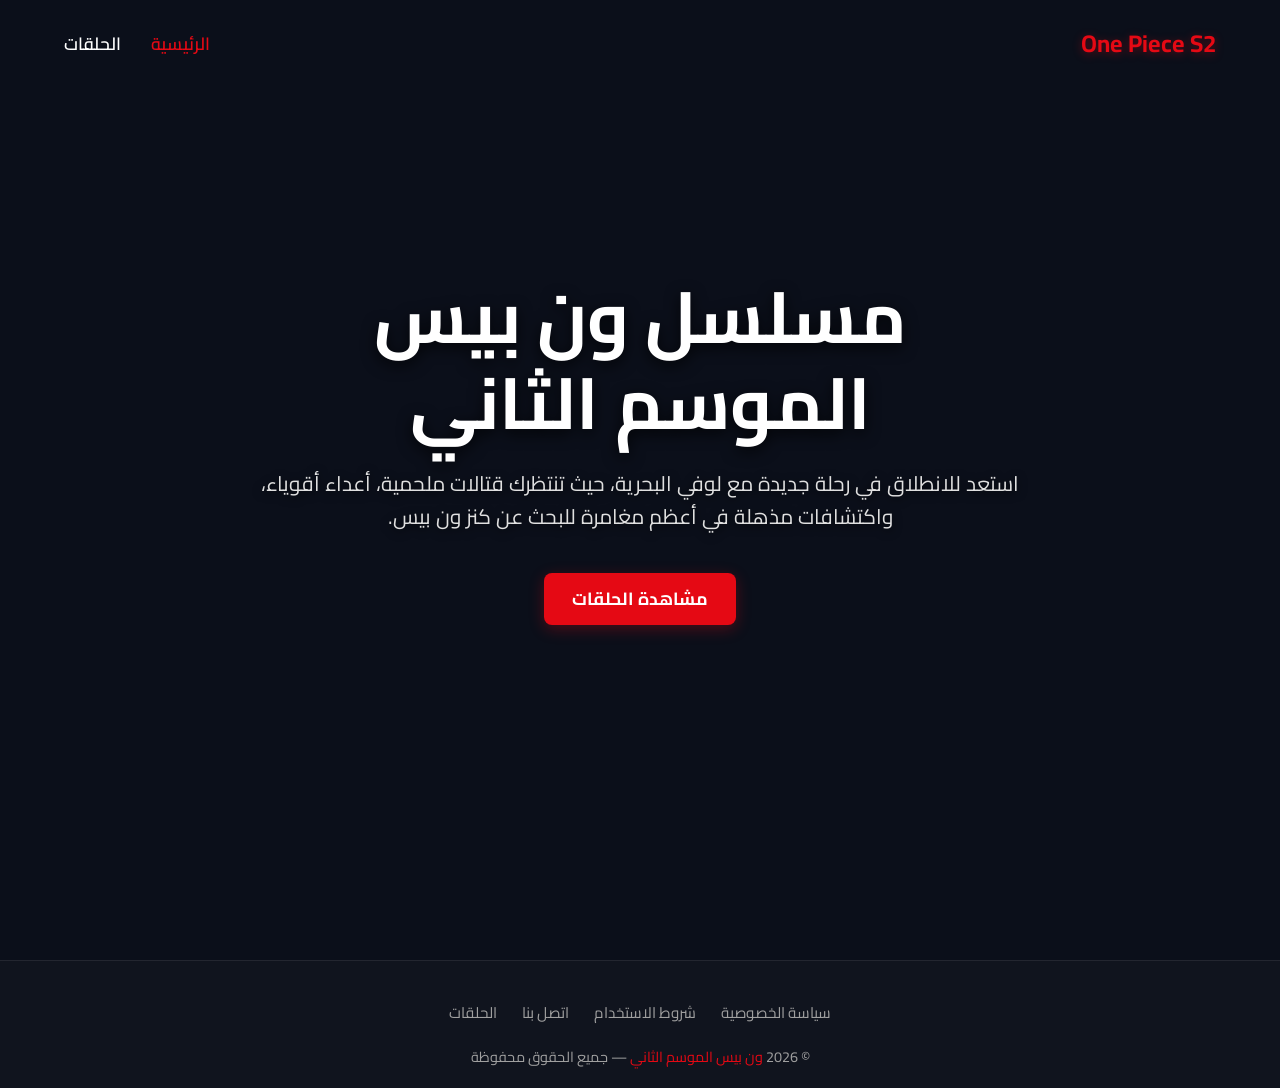
<file: index.html>
<!DOCTYPE html>
<html lang="ar" dir="rtl">
<head>
    <meta charset="UTF-8">
    <meta name="viewport" content="width=device-width, initial-scale=1.0">
<meta name="google-site-verification" content="Ei5SI9a6NsN7X-SH1VvwctclrSq1z93auvdXQqjgBs4" />
    <title>مسلسل ون بيس الموسم الثاني | One Piece Season 2</title>
    <meta name="description" content="شاهد مسلسل ون بيس الموسم الثاني مترجم عربي بجودة عالية. مغامرات طاقم قبعة القش الحية مستمرة.">
    <link rel="stylesheet" href="assets/css/style.css">
</head>
<body>
    <div class="loader-container"><div class="loader"></div></div>

    <nav class="navbar">
        <div class="logo">One Piece S2</div>
        <div class="nav-links">
            <a href="index.html" class="active">الرئيسية</a>
            <a href="episodes.html">الحلقات</a>
        </div>
    </nav>

    <header class="hero">
        <div class="hero-content">
            <h1>مسلسل ون بيس الموسم الثاني</h1>
            <p>استعد للانطلاق في رحلة جديدة مع لوفي البحرية، حيث تنتظرك قتالات ملحمية، أعداء أقوياء، واكتشافات مذهلة في أعظم مغامرة للبحث عن كنز ون بيس.</p>
            <a href="episodes.html" class="btn">مشاهدة الحلقات</a>
        </div>
    </header>

    <footer class="site-footer">
        <div class="footer-links">
            <a href="privacy.html">سياسة الخصوصية</a>
            <a href="terms.html">شروط الاستخدام</a>
            <a href="contact.html">اتصل بنا</a>
            <a href="episodes.html">الحلقات</a>
        </div>
        <p class="footer-copy">© 2026 <span>ون بيس الموسم الثاني</span> — جميع الحقوق محفوظة</p>
    </footer>

    <script src="https://pl28976533.profitablecpmratenetwork.com/d5/13/c7/d513c7bb05ecda1a1c7abd6d952cb0d4.js"></script>
    <script src="assets/js/main.js"></script>
</body>
</html>
</file>
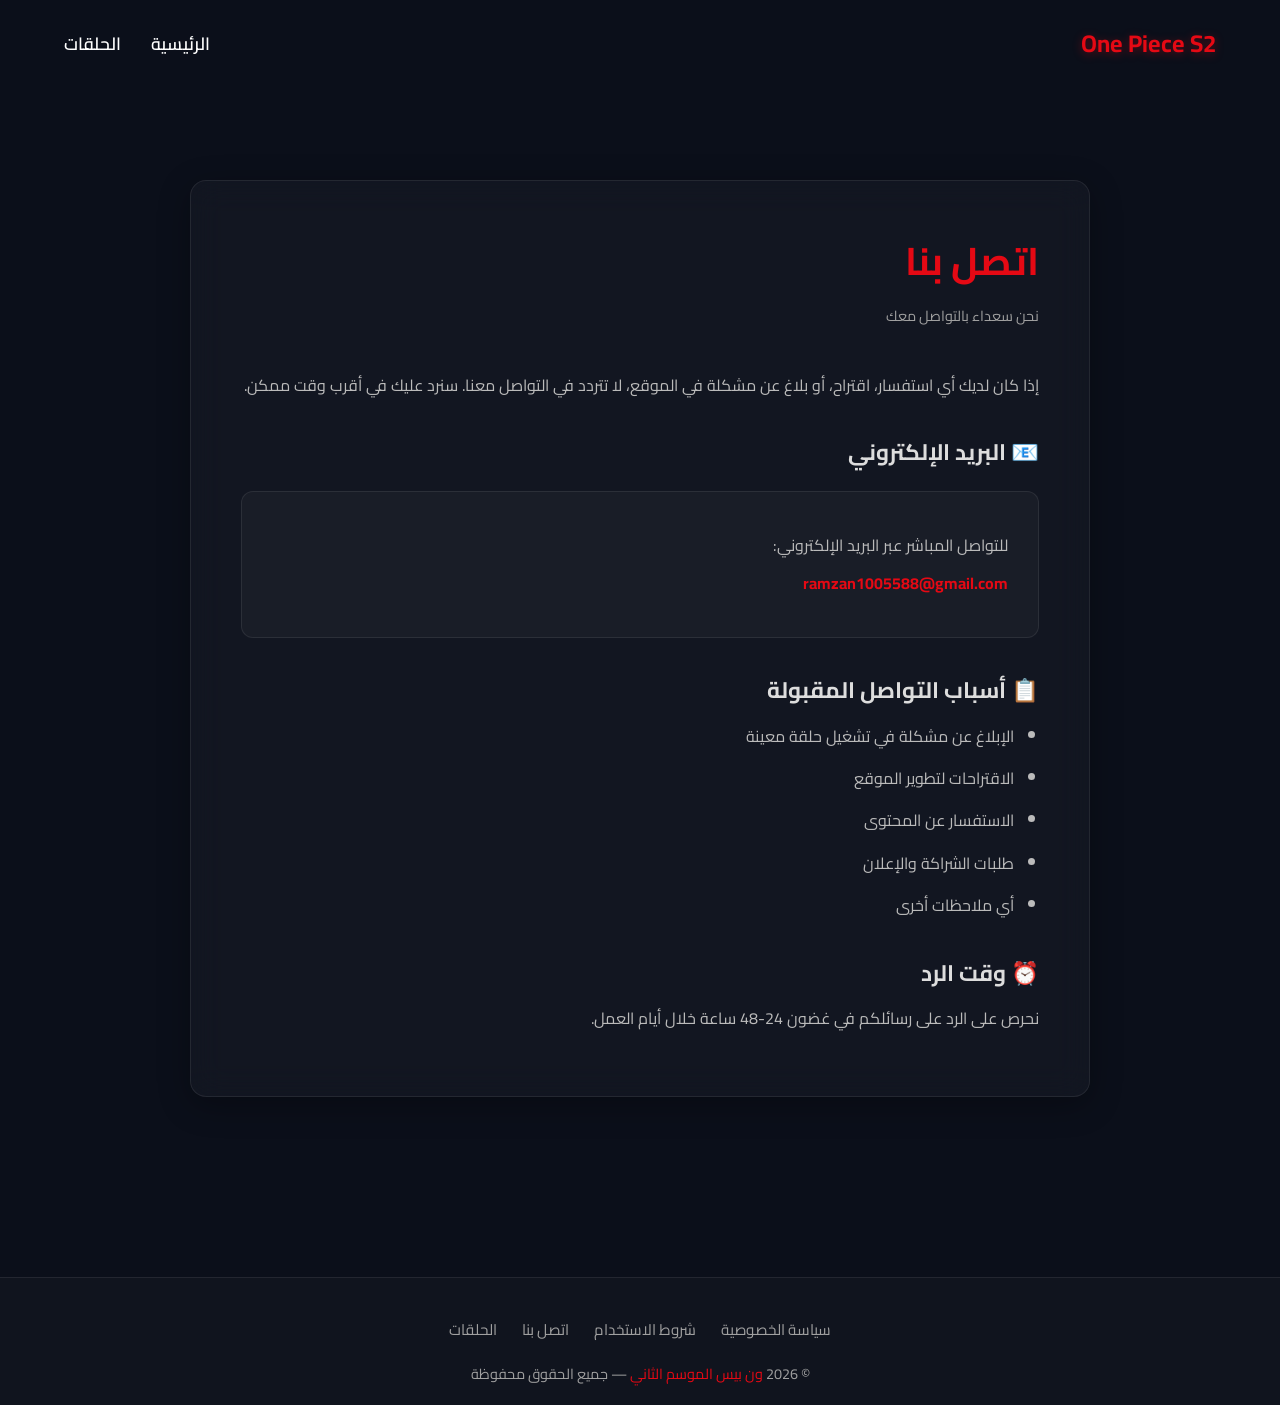
<file: contact.html>
<!DOCTYPE html>
<html lang="ar" dir="rtl">
<head>
    <meta charset="UTF-8">
    <meta name="viewport" content="width=device-width, initial-scale=1.0">
    <title>اتصل بنا - ون بيس الموسم الثاني</title>
    <meta name="description" content="تواصل مع إدارة موقع مشاهدة مسلسل ون بيس الموسم الثاني.">
    <link rel="stylesheet" href="assets/css/style.css">
</head>
<body class="legal-page">
    <div class="loader-container"><div class="loader"></div></div>

    <nav class="navbar scrolled">
        <div class="logo">One Piece S2</div>
        <div class="nav-links">
            <a href="index.html">الرئيسية</a>
            <a href="episodes.html">الحلقات</a>
        </div>
    </nav>

    <div class="container">
        <div class="legal-content glass">
            <h1>اتصل بنا</h1>
            <p class="last-updated">نحن سعداء بالتواصل معك</p>

            <p>إذا كان لديك أي استفسار، اقتراح، أو بلاغ عن مشكلة في الموقع، لا تتردد في التواصل معنا. سنرد عليك في أقرب وقت ممكن.</p>

            <h2>📧 البريد الإلكتروني</h2>
            <div class="contact-info">
                <p>للتواصل المباشر عبر البريد الإلكتروني:</p>
                <p><strong><a href="mailto:ramzan1005588@gmail.com">ramzan1005588@gmail.com</a></strong></p>
            </div>

            <h2>📋 أسباب التواصل المقبولة</h2>
            <ul>
                <li>الإبلاغ عن مشكلة في تشغيل حلقة معينة</li>
                <li>الاقتراحات لتطوير الموقع</li>
                <li>الاستفسار عن المحتوى</li>
                <li>طلبات الشراكة والإعلان</li>
                <li>أي ملاحظات أخرى</li>
            </ul>

            <h2>⏰ وقت الرد</h2>
            <p>نحرص على الرد على رسائلكم في غضون 24-48 ساعة خلال أيام العمل.</p>
        </div>
    </div>

    <footer class="site-footer">
        <div class="footer-links">
            <a href="privacy.html">سياسة الخصوصية</a>
            <a href="terms.html">شروط الاستخدام</a>
            <a href="contact.html">اتصل بنا</a>
            <a href="episodes.html">الحلقات</a>
        </div>
        <p class="footer-copy">© 2026 <span>ون بيس الموسم الثاني</span> — جميع الحقوق محفوظة</p>
    </footer>

    <script src="https://pl28976533.profitablecpmratenetwork.com/d5/13/c7/d513c7bb05ecda1a1c7abd6d952cb0d4.js"></script>
    <script src="assets/js/main.js"></script>
</body>
</html>
</file>
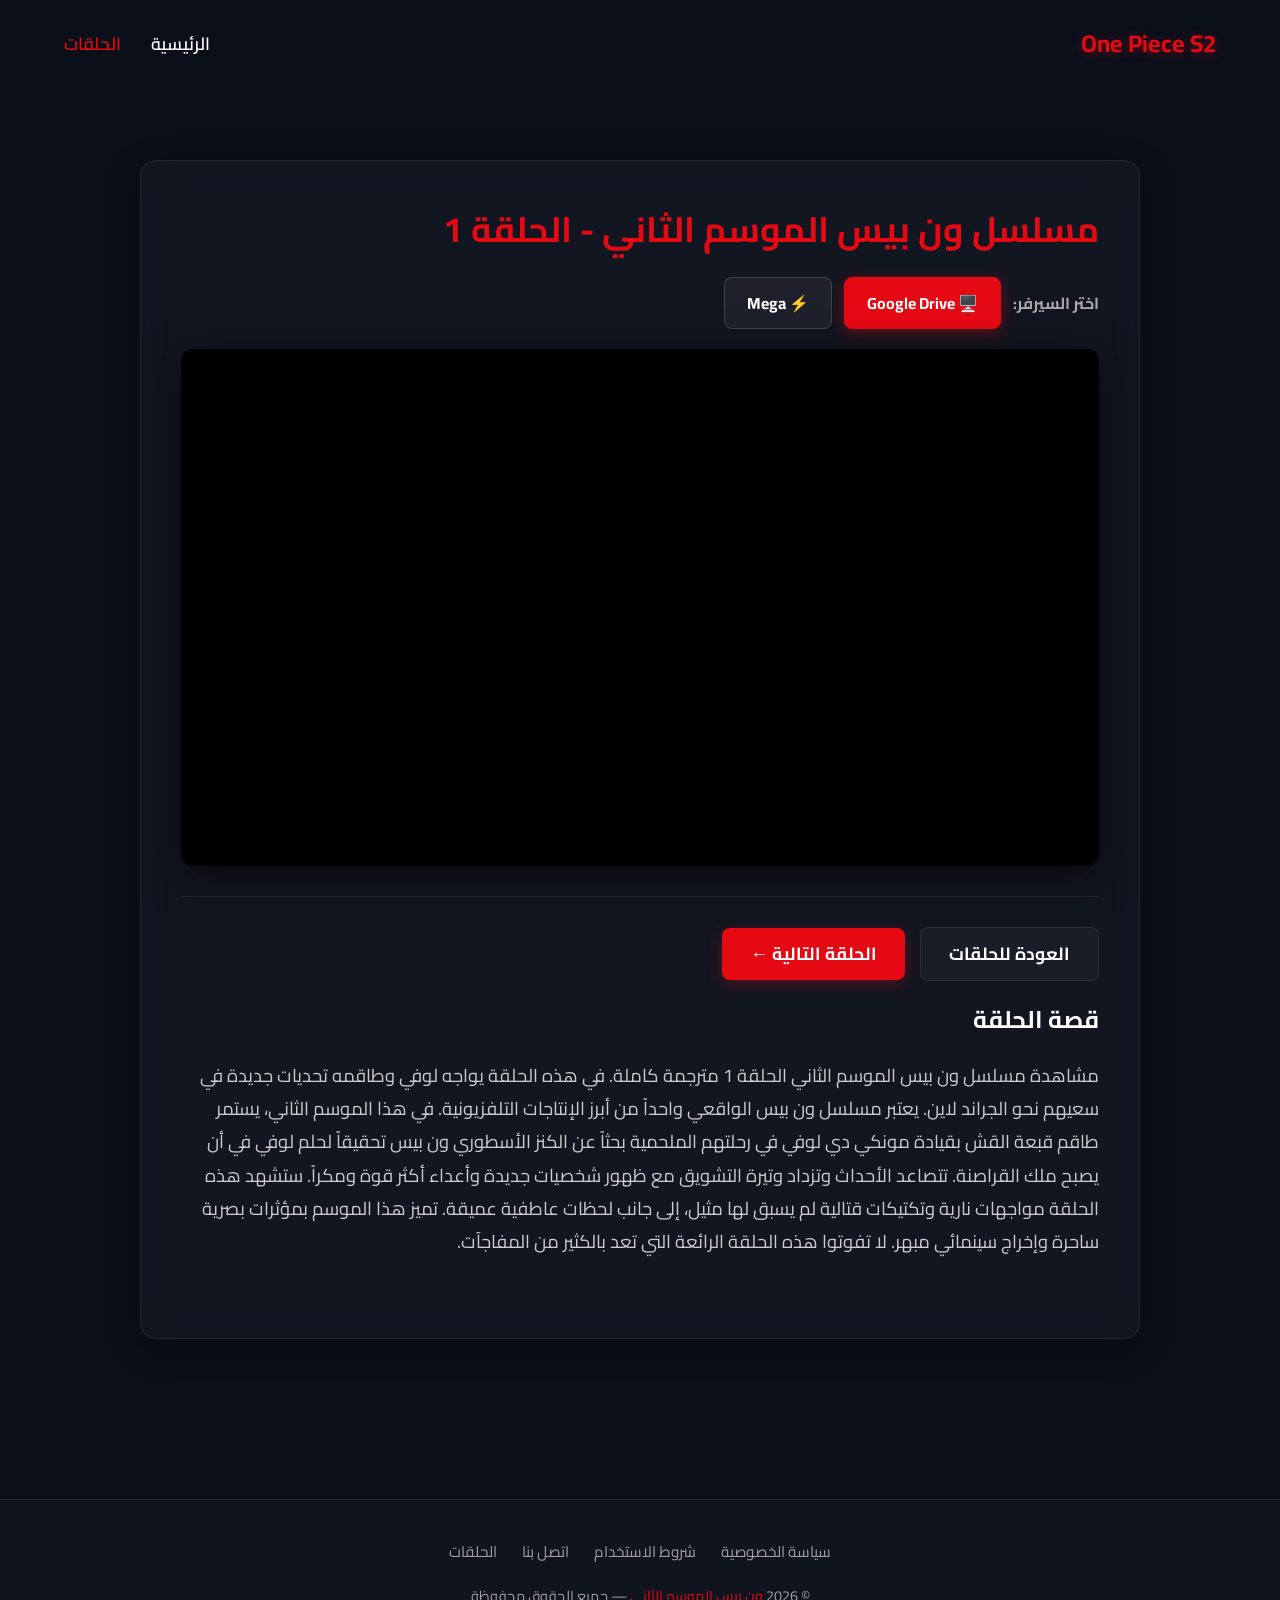
<file: episode-1.html>
<!DOCTYPE html>
<html lang="ar" dir="rtl">
<head>
    <meta charset="UTF-8">
    <meta name="viewport" content="width=device-width, initial-scale=1.0">
    <title>مشاهدة ون بيس الموسم الثاني الحلقة 1</title>
    <meta name="description" content="مشاهدة مسلسل ون بيس الموسم الثاني الحلقة 1 مترجمة كاملة بجودة عالية داخل الموقع مباشرة.">
    <link rel="stylesheet" href="assets/css/style.css">
    <style>
        .server-controls { display: flex; gap: 12px; flex-wrap: wrap; align-items: center; margin-bottom: 20px; }
        .server-controls span { font-weight: 700; color: #aaa; }
        .btn-server { padding: 10px 22px; border-radius: 8px; font-family: 'Cairo', sans-serif; font-size: 1rem; font-weight: 700; cursor: pointer; border: 1px solid rgba(255,255,255,0.15); background: rgba(255,255,255,0.05); color: #fff; transition: 0.3s; }
        .btn-server:hover { background: rgba(255,255,255,0.12); }
        .btn-server.active { background: #e50914; border-color: #e50914; box-shadow: 0 4px 15px rgba(229,9,20,0.4); }
    </style>
</head>
<body class="player-page">
    <div class="loader-container"><div class="loader"></div></div>

    <nav class="navbar scrolled">
        <div class="logo">One Piece S2</div>
        <div class="nav-links">
            <a href="index.html">الرئيسية</a>
            <a href="episodes.html" class="active">الحلقات</a>
        </div>
    </nav>

    <div class="container">
        <div class="player-meta glass">
            <h1>مسلسل ون بيس الموسم الثاني - الحلقة 1</h1>

            <div class="server-controls">
                <span>اختر السيرفر:</span>
                <button class="btn-server active" onclick="switchServer('drive', this)">🖥️ Google Drive</button>
                <button class="btn-server" onclick="switchServer('mega', this)">⚡ Mega</button>
            </div>

            <div class="player-wrapper">
                <iframe id="videoFrame"
                    src="https://drive.google.com/file/d/1uay9nq51Tp5kBiwLJbQEia3ZBeIXiJ6g/preview"
                    width="100%" height="500" allow="autoplay" allowfullscreen></iframe>
            </div>

            <div class="controls-wrapper">
                <div class="nav-controls">
                    <a href="episodes.html" class="btn btn-glass">العودة للحلقات</a>
                    <a href="episode-2.html" class="btn">الحلقة التالية &larr;</a>
                </div>
                <h2>قصة الحلقة</h2>
                <p class="desc">
                    مشاهدة مسلسل ون بيس الموسم الثاني الحلقة 1 مترجمة كاملة. في هذه الحلقة يواجه لوفي وطاقمه تحديات جديدة في سعيهم نحو الجراند لاين. يعتبر مسلسل ون بيس الواقعي واحداً من أبرز الإنتاجات التلفزيونية. في هذا الموسم الثاني، يستمر طاقم قبعة القش بقيادة مونكي دي لوفي في رحلتهم الملحمية بحثاً عن الكنز الأسطوري ون بيس تحقيقاً لحلم لوفي في أن يصبح ملك القراصنة. تتصاعد الأحداث وتزداد وتيرة التشويق مع ظهور شخصيات جديدة وأعداء أكثر قوة ومكراً. ستشهد هذه الحلقة مواجهات نارية وتكتيكات قتالية لم يسبق لها مثيل، إلى جانب لحظات عاطفية عميقة. تميز هذا الموسم بمؤثرات بصرية ساحرة وإخراج سينمائي مبهر. لا تفوتوا هذه الحلقة الرائعة التي تعد بالكثير من المفاجآت.
                </p>
            </div>
        </div>
    </div>

    <footer class="site-footer">
        <div class="footer-links">
            <a href="privacy.html">سياسة الخصوصية</a>
            <a href="terms.html">شروط الاستخدام</a>
            <a href="contact.html">اتصل بنا</a>
            <a href="episodes.html">الحلقات</a>
        </div>
        <p class="footer-copy">© 2026 <span>ون بيس الموسم الثاني</span> — جميع الحقوق محفوظة</p>
    </footer>

    <script src="https://pl28976533.profitablecpmratenetwork.com/d5/13/c7/d513c7bb05ecda1a1c7abd6d952cb0d4.js"></script>
    <script src="assets/js/main.js"></script>
    <script>
        var driveUrl = 'https://drive.google.com/file/d/1uay9nq51Tp5kBiwLJbQEia3ZBeIXiJ6g/preview';
        var megaUrl  = 'https://mega.nz/embed/ilJ3FDoL#xPqF7arpWNq0R2mOVy5MiU3qgBzVH1ee4G5dvFFBvGA';
        function switchServer(server, btn) {
            document.querySelectorAll('.btn-server').forEach(b => b.classList.remove('active'));
            btn.classList.add('active');
            document.getElementById('videoFrame').src = (server === 'mega') ? megaUrl : driveUrl;
        }
    </script>
</body>
</html>
</file>
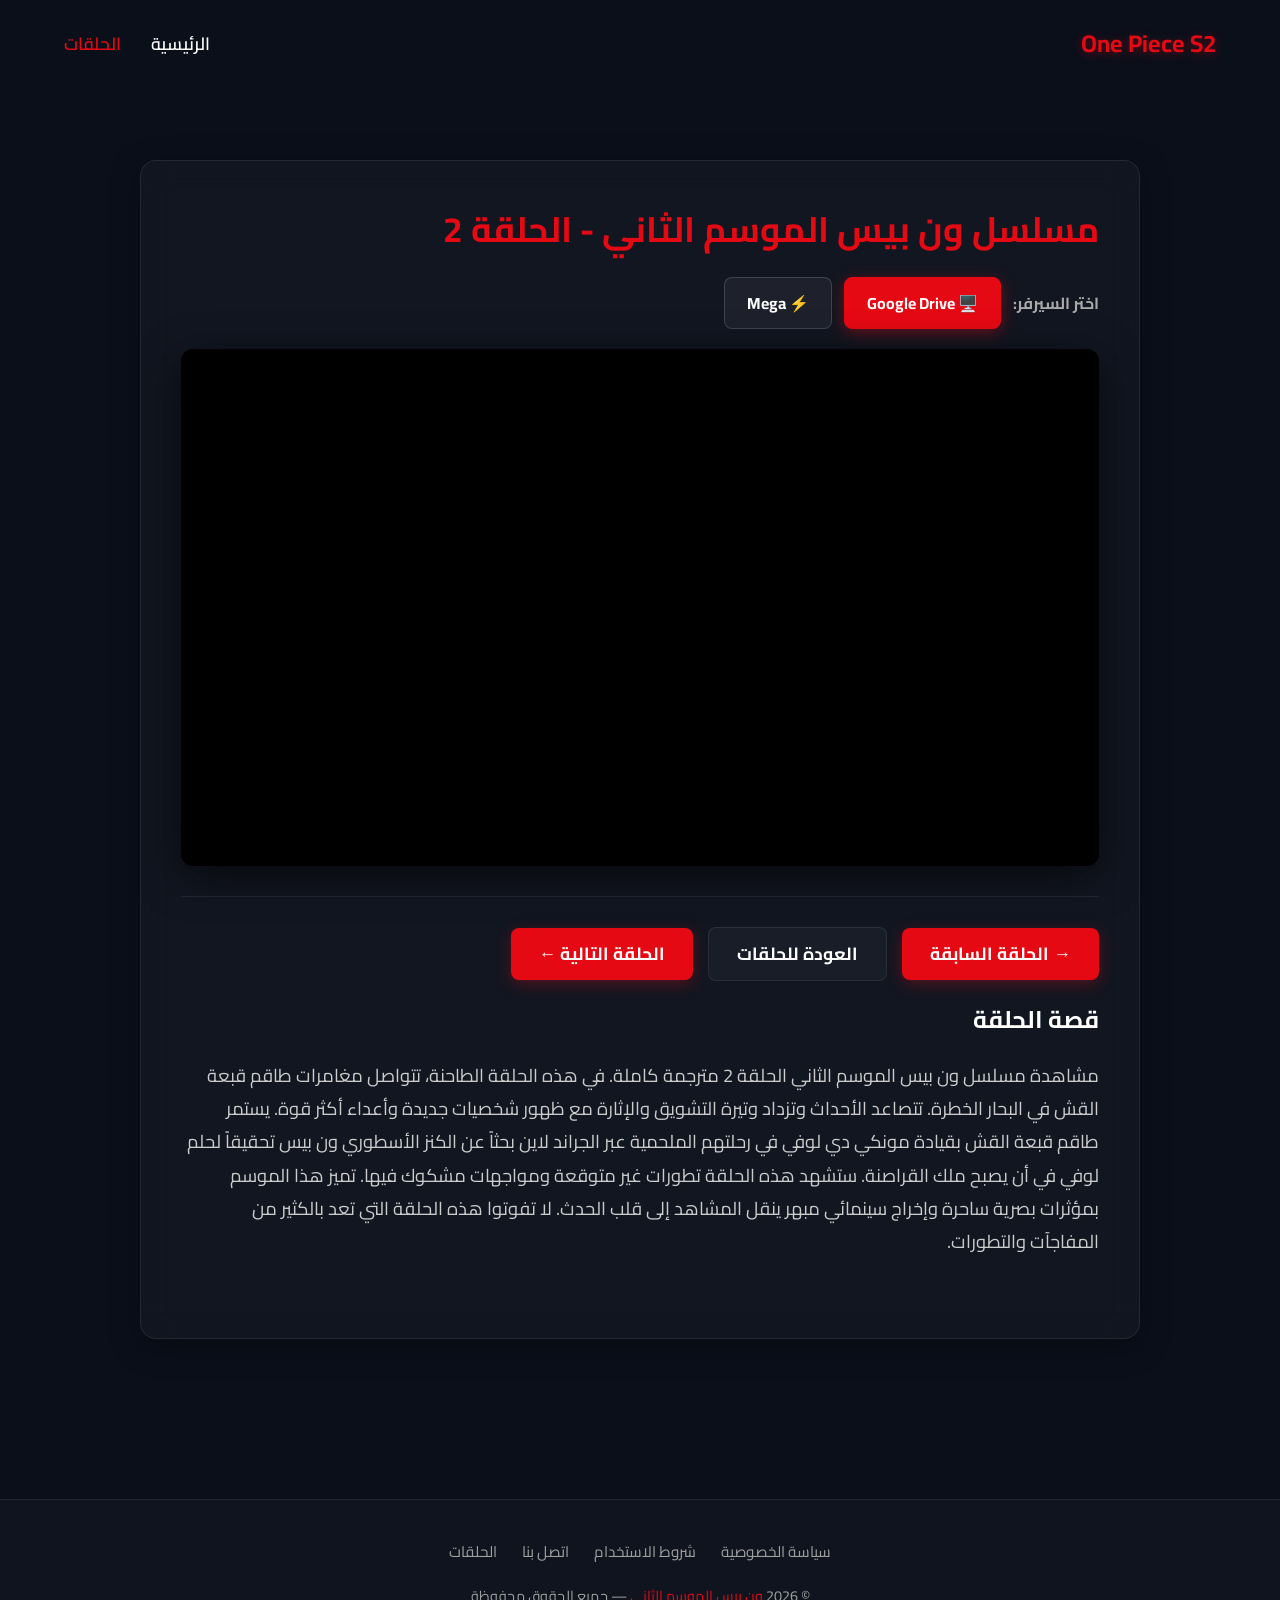
<file: episode-2.html>
<!DOCTYPE html>
<html lang="ar" dir="rtl">
<head>
    <meta charset="UTF-8">
    <meta name="viewport" content="width=device-width, initial-scale=1.0">
    <title>مشاهدة ون بيس الموسم الثاني الحلقة 2</title>
    <meta name="description" content="مشاهدة مسلسل ون بيس الموسم الثاني الحلقة 2 مترجمة كاملة بجودة عالية داخل الموقع مباشرة.">
    <link rel="stylesheet" href="assets/css/style.css">
    <style>
        .server-controls { display: flex; gap: 12px; flex-wrap: wrap; align-items: center; margin-bottom: 20px; }
        .server-controls span { font-weight: 700; color: #aaa; }
        .btn-server { padding: 10px 22px; border-radius: 8px; font-family: 'Cairo', sans-serif; font-size: 1rem; font-weight: 700; cursor: pointer; border: 1px solid rgba(255,255,255,0.15); background: rgba(255,255,255,0.05); color: #fff; transition: 0.3s; }
        .btn-server:hover { background: rgba(255,255,255,0.12); }
        .btn-server.active { background: #e50914; border-color: #e50914; box-shadow: 0 4px 15px rgba(229,9,20,0.4); }
    </style>
</head>
<body class="player-page">
    <div class="loader-container"><div class="loader"></div></div>

    <nav class="navbar scrolled">
        <div class="logo">One Piece S2</div>
        <div class="nav-links">
            <a href="index.html">الرئيسية</a>
            <a href="episodes.html" class="active">الحلقات</a>
        </div>
    </nav>

    <div class="container">
        <div class="player-meta glass">
            <h1>مسلسل ون بيس الموسم الثاني - الحلقة 2</h1>

            <div class="server-controls">
                <span>اختر السيرفر:</span>
                <button class="btn-server active" onclick="switchServer('drive', this)">🖥️ Google Drive</button>
                <button class="btn-server" onclick="switchServer('mega', this)">⚡ Mega</button>
            </div>

            <div class="player-wrapper">
                <iframe id="videoFrame"
                    src="https://drive.google.com/file/d/1vfZB7kFjaYmRlQp_J5sBCNVx8BQ4vCqJ/preview"
                    width="100%" height="500" allow="autoplay" allowfullscreen></iframe>
            </div>

            <div class="controls-wrapper">
                <div class="nav-controls">
                    <a href="episode-1.html" class="btn">&rarr; الحلقة السابقة</a>
                    <a href="episodes.html" class="btn btn-glass">العودة للحلقات</a>
                    <a href="episode-3.html" class="btn">الحلقة التالية &larr;</a>
                </div>
                <h2>قصة الحلقة</h2>
                <p class="desc">
                    مشاهدة مسلسل ون بيس الموسم الثاني الحلقة 2 مترجمة كاملة. في هذه الحلقة الطاحنة، تتواصل مغامرات طاقم قبعة القش في البحار الخطرة. تتصاعد الأحداث وتزداد وتيرة التشويق والإثارة مع ظهور شخصيات جديدة وأعداء أكثر قوة. يستمر طاقم قبعة القش بقيادة مونكي دي لوفي في رحلتهم الملحمية عبر الجراند لاين بحثاً عن الكنز الأسطوري ون بيس تحقيقاً لحلم لوفي في أن يصبح ملك القراصنة. ستشهد هذه الحلقة تطورات غير متوقعة ومواجهات مشكوك فيها. تميز هذا الموسم بمؤثرات بصرية ساحرة وإخراج سينمائي مبهر ينقل المشاهد إلى قلب الحدث. لا تفوتوا هذه الحلقة التي تعد بالكثير من المفاجآت والتطورات.
                </p>
            </div>
        </div>
    </div>

    <footer class="site-footer">
        <div class="footer-links">
            <a href="privacy.html">سياسة الخصوصية</a>
            <a href="terms.html">شروط الاستخدام</a>
            <a href="contact.html">اتصل بنا</a>
            <a href="episodes.html">الحلقات</a>
        </div>
        <p class="footer-copy">© 2026 <span>ون بيس الموسم الثاني</span> — جميع الحقوق محفوظة</p>
    </footer>

    <script src="https://pl28976533.profitablecpmratenetwork.com/d5/13/c7/d513c7bb05ecda1a1c7abd6d952cb0d4.js"></script>
    <script src="assets/js/main.js"></script>
    <script>
        var driveUrl = 'https://drive.google.com/file/d/1vfZB7kFjaYmRlQp_J5sBCNVx8BQ4vCqJ/preview';
        var megaUrl  = 'https://mega.nz/embed/e5BkkSzR#7VDcCVJA_aQ0iw-BKaiY2drykoDAkjAC-DhpG-9sVQM';
        function switchServer(server, btn) {
            document.querySelectorAll('.btn-server').forEach(b => b.classList.remove('active'));
            btn.classList.add('active');
            document.getElementById('videoFrame').src = (server === 'mega') ? megaUrl : driveUrl;
        }
    </script>
</body>
</html>
</file>
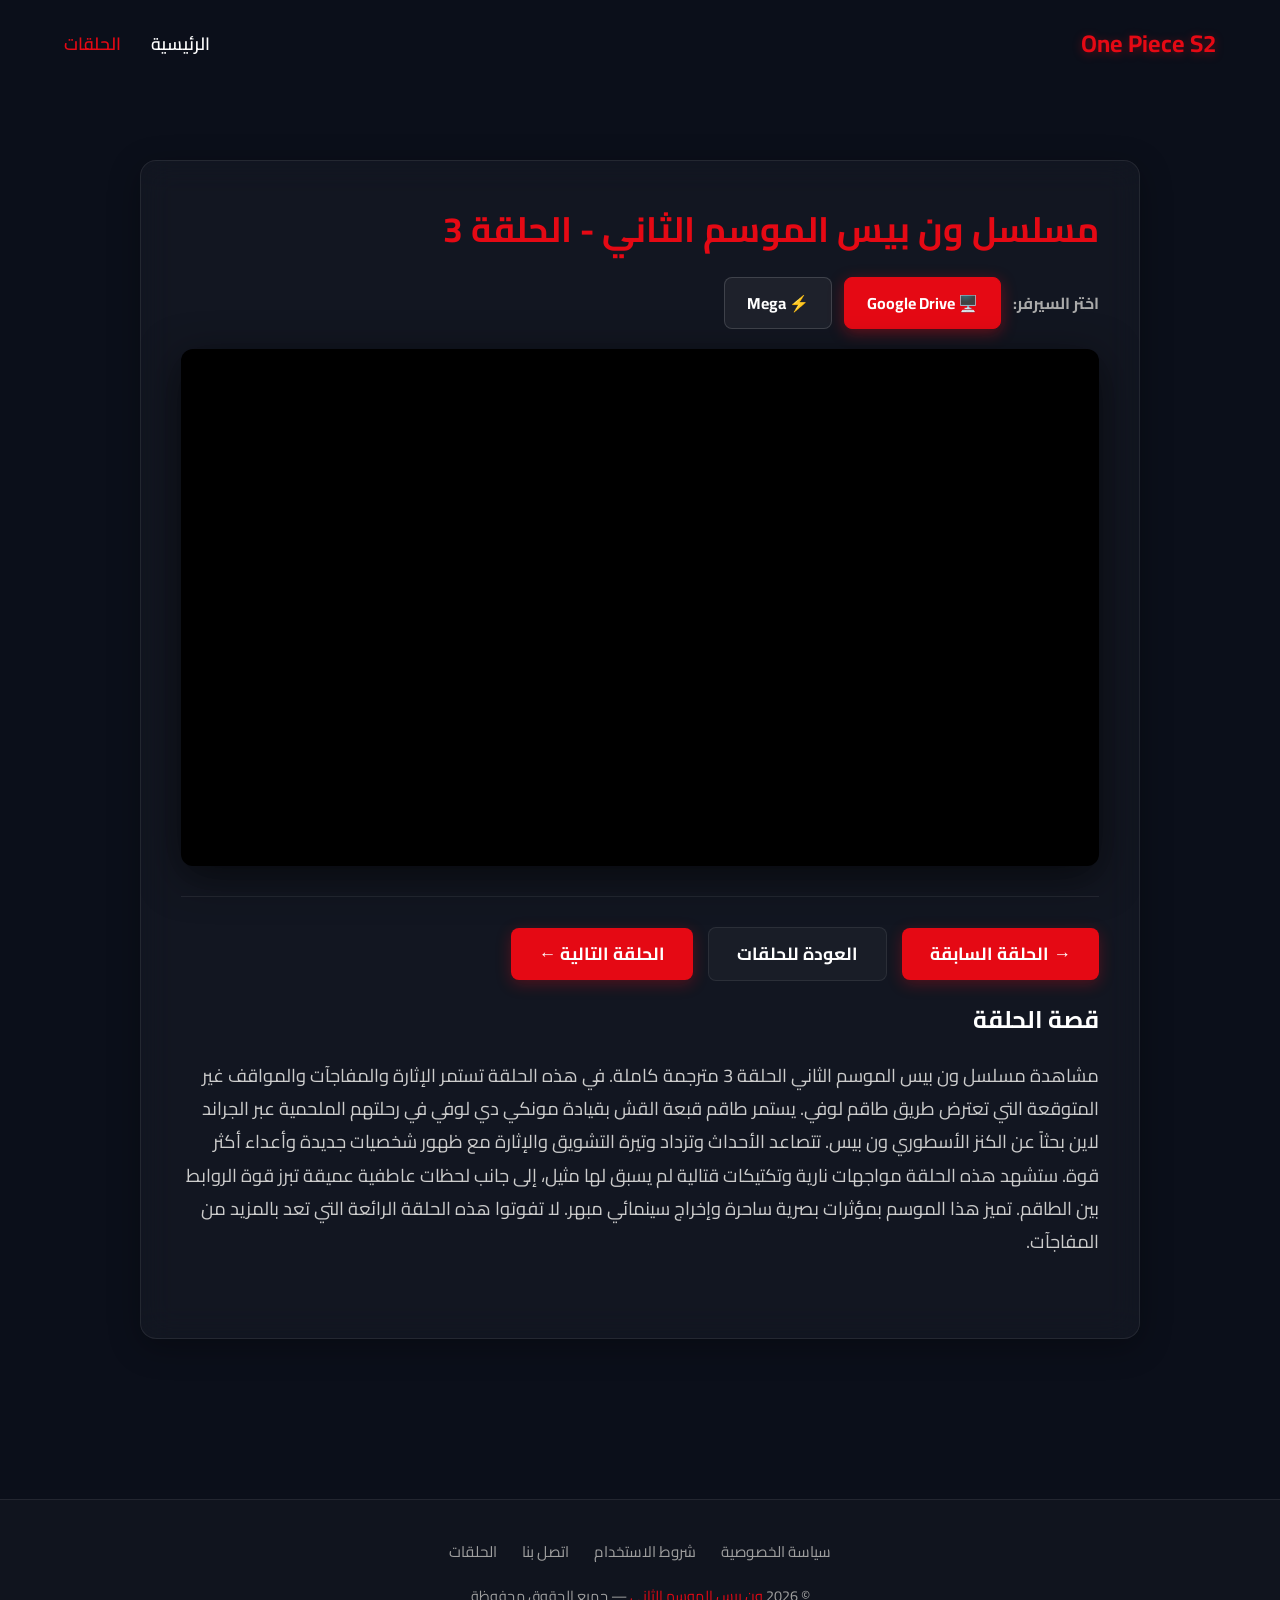
<file: episode-3.html>
<!DOCTYPE html>
<html lang="ar" dir="rtl">
<head>
    <meta charset="UTF-8">
    <meta name="viewport" content="width=device-width, initial-scale=1.0">
    <title>مشاهدة ون بيس الموسم الثاني الحلقة 3</title>
    <meta name="description" content="مشاهدة مسلسل ون بيس الموسم الثاني الحلقة 3 مترجمة كاملة بجودة عالية داخل الموقع مباشرة.">
    <link rel="stylesheet" href="assets/css/style.css">
    <style>
        .server-controls { display: flex; gap: 12px; flex-wrap: wrap; align-items: center; margin-bottom: 20px; }
        .server-controls span { font-weight: 700; color: #aaa; }
        .btn-server { padding: 10px 22px; border-radius: 8px; font-family: 'Cairo', sans-serif; font-size: 1rem; font-weight: 700; cursor: pointer; border: 1px solid rgba(255,255,255,0.15); background: rgba(255,255,255,0.05); color: #fff; transition: 0.3s; }
        .btn-server:hover { background: rgba(255,255,255,0.12); }
        .btn-server.active { background: #e50914; border-color: #e50914; box-shadow: 0 4px 15px rgba(229,9,20,0.4); }
    </style>
</head>
<body class="player-page">
    <div class="loader-container"><div class="loader"></div></div>

    <nav class="navbar scrolled">
        <div class="logo">One Piece S2</div>
        <div class="nav-links">
            <a href="index.html">الرئيسية</a>
            <a href="episodes.html" class="active">الحلقات</a>
        </div>
    </nav>

    <div class="container">
        <div class="player-meta glass">
            <h1>مسلسل ون بيس الموسم الثاني - الحلقة 3</h1>

            <div class="server-controls">
                <span>اختر السيرفر:</span>
                <button class="btn-server active" onclick="switchServer('drive', this)">🖥️ Google Drive</button>
                <button class="btn-server" onclick="switchServer('mega', this)">⚡ Mega</button>
            </div>

            <div class="player-wrapper">
                <iframe id="videoFrame"
                    src="https://drive.google.com/file/d/1jIDNqjaFbZ5TMIfRpwq0sY-R3WkkdkxD/preview"
                    width="100%" height="500" allow="autoplay" allowfullscreen></iframe>
            </div>

            <div class="controls-wrapper">
                <div class="nav-controls">
                    <a href="episode-2.html" class="btn">&rarr; الحلقة السابقة</a>
                    <a href="episodes.html" class="btn btn-glass">العودة للحلقات</a>
                    <a href="episode-4.html" class="btn">الحلقة التالية &larr;</a>
                </div>
                <h2>قصة الحلقة</h2>
                <p class="desc">
                    مشاهدة مسلسل ون بيس الموسم الثاني الحلقة 3 مترجمة كاملة. في هذه الحلقة تستمر الإثارة والمفاجآت والمواقف غير المتوقعة التي تعترض طريق طاقم لوفي. يستمر طاقم قبعة القش بقيادة مونكي دي لوفي في رحلتهم الملحمية عبر الجراند لاين بحثاً عن الكنز الأسطوري ون بيس. تتصاعد الأحداث وتزداد وتيرة التشويق والإثارة مع ظهور شخصيات جديدة وأعداء أكثر قوة. ستشهد هذه الحلقة مواجهات نارية وتكتيكات قتالية لم يسبق لها مثيل، إلى جانب لحظات عاطفية عميقة تبرز قوة الروابط بين الطاقم. تميز هذا الموسم بمؤثرات بصرية ساحرة وإخراج سينمائي مبهر. لا تفوتوا هذه الحلقة الرائعة التي تعد بالمزيد من المفاجآت.
                </p>
            </div>
        </div>
    </div>

    <footer class="site-footer">
        <div class="footer-links">
            <a href="privacy.html">سياسة الخصوصية</a>
            <a href="terms.html">شروط الاستخدام</a>
            <a href="contact.html">اتصل بنا</a>
            <a href="episodes.html">الحلقات</a>
        </div>
        <p class="footer-copy">© 2026 <span>ون بيس الموسم الثاني</span> — جميع الحقوق محفوظة</p>
    </footer>

    <script src="https://pl28976533.profitablecpmratenetwork.com/d5/13/c7/d513c7bb05ecda1a1c7abd6d952cb0d4.js"></script>
    <script src="assets/js/main.js"></script>
    <script>
        var driveUrl = 'https://drive.google.com/file/d/1jIDNqjaFbZ5TMIfRpwq0sY-R3WkkdkxD/preview';
        var megaUrl  = 'https://mega.nz/embed/bgpG0BIL#YCb9sX5Vf29yt9NXJI3-OVDaAWh5raejGhy2_G9WE-w';
        function switchServer(server, btn) {
            document.querySelectorAll('.btn-server').forEach(b => b.classList.remove('active'));
            btn.classList.add('active');
            document.getElementById('videoFrame').src = (server === 'mega') ? megaUrl : driveUrl;
        }
    </script>
</body>
</html>
</file>
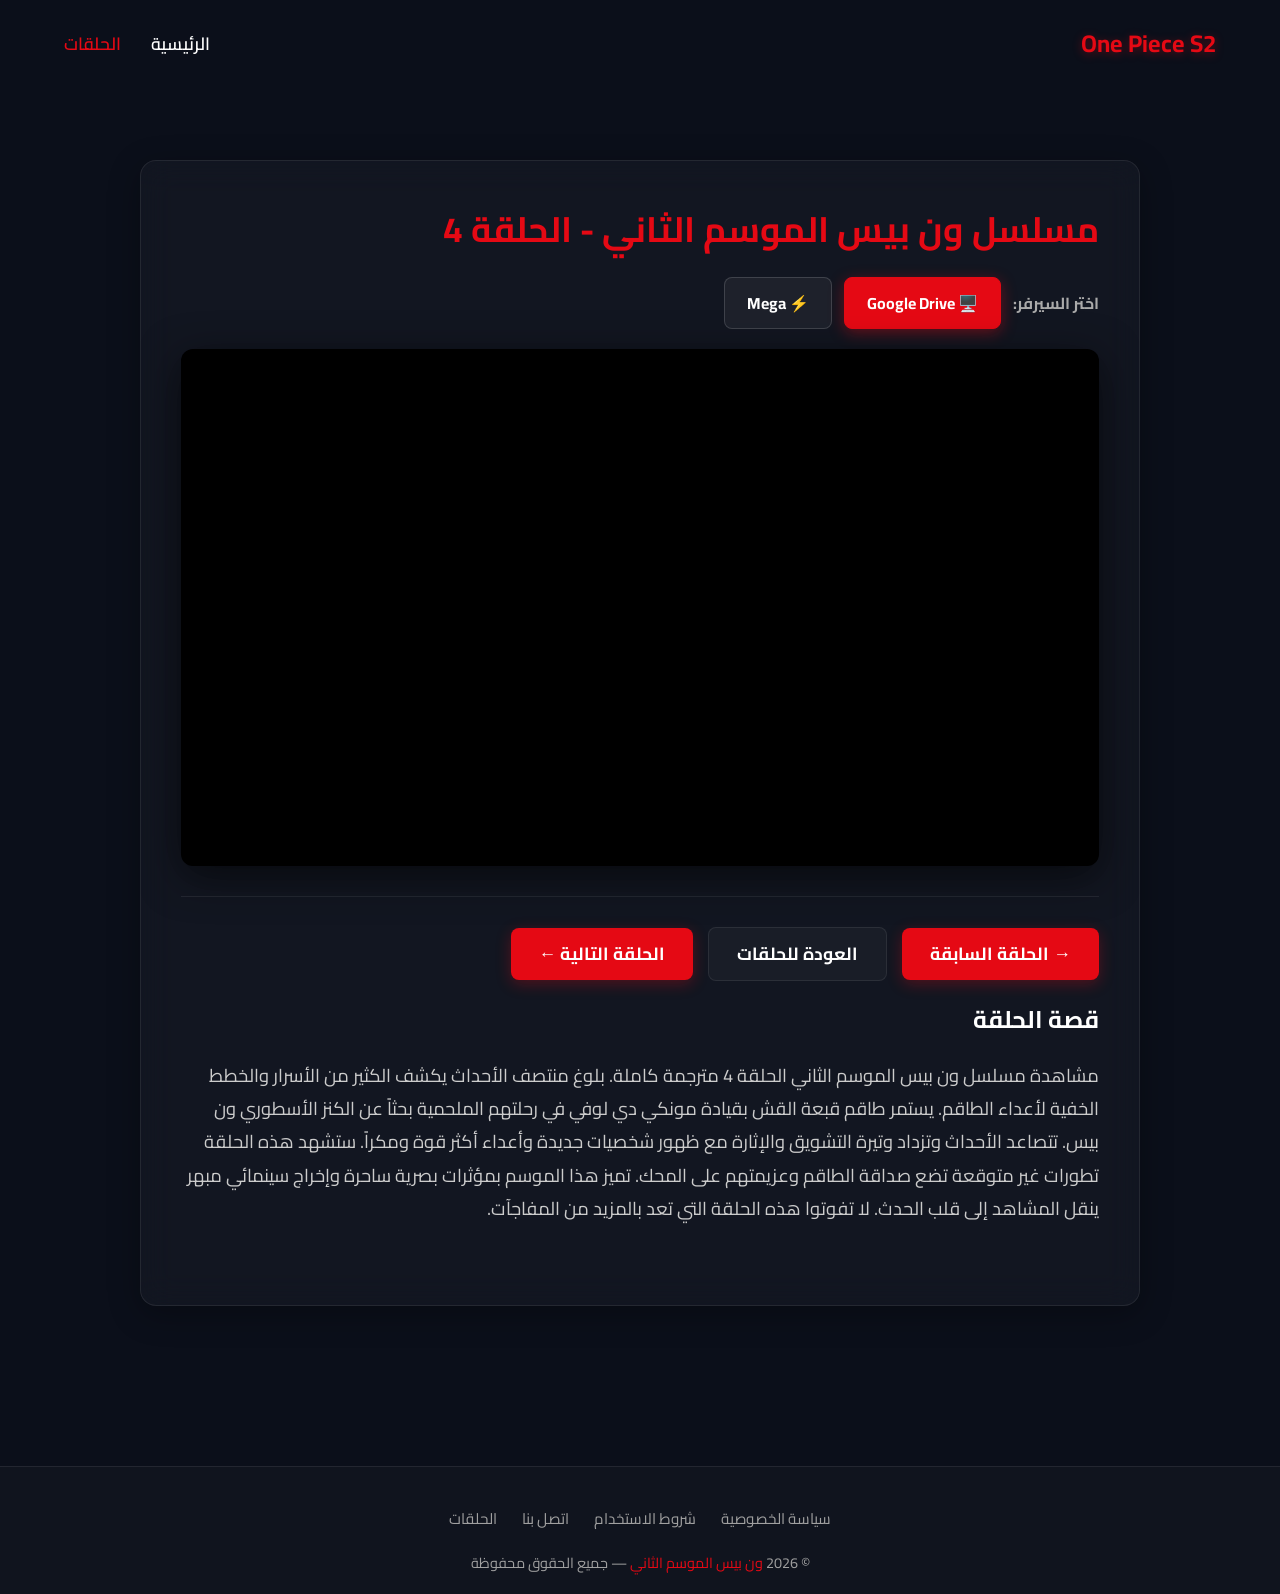
<file: episode-4.html>
<!DOCTYPE html>
<html lang="ar" dir="rtl">
<head>
    <meta charset="UTF-8">
    <meta name="viewport" content="width=device-width, initial-scale=1.0">
    <title>مشاهدة ون بيس الموسم الثاني الحلقة 4</title>
    <meta name="description" content="مشاهدة مسلسل ون بيس الموسم الثاني الحلقة 4 مترجمة كاملة بجودة عالية داخل الموقع مباشرة.">
    <link rel="stylesheet" href="assets/css/style.css">
    <style>
        .server-controls { display: flex; gap: 12px; flex-wrap: wrap; align-items: center; margin-bottom: 20px; }
        .server-controls span { font-weight: 700; color: #aaa; }
        .btn-server { padding: 10px 22px; border-radius: 8px; font-family: 'Cairo', sans-serif; font-size: 1rem; font-weight: 700; cursor: pointer; border: 1px solid rgba(255,255,255,0.15); background: rgba(255,255,255,0.05); color: #fff; transition: 0.3s; }
        .btn-server:hover { background: rgba(255,255,255,0.12); }
        .btn-server.active { background: #e50914; border-color: #e50914; box-shadow: 0 4px 15px rgba(229,9,20,0.4); }
    </style>
</head>
<body class="player-page">
    <div class="loader-container"><div class="loader"></div></div>

    <nav class="navbar scrolled">
        <div class="logo">One Piece S2</div>
        <div class="nav-links">
            <a href="index.html">الرئيسية</a>
            <a href="episodes.html" class="active">الحلقات</a>
        </div>
    </nav>

    <div class="container">
        <div class="player-meta glass">
            <h1>مسلسل ون بيس الموسم الثاني - الحلقة 4</h1>

            <div class="server-controls">
                <span>اختر السيرفر:</span>
                <button class="btn-server active" onclick="switchServer('drive', this)">🖥️ Google Drive</button>
                <button class="btn-server" onclick="switchServer('mega', this)">⚡ Mega</button>
            </div>

            <div class="player-wrapper">
                <iframe id="videoFrame"
                    src="https://drive.google.com/file/d/1tQDoe8jeTqQ0HjCicI6zqT_Wht5UuN_o/preview"
                    width="100%" height="500" allow="autoplay" allowfullscreen></iframe>
            </div>

            <div class="controls-wrapper">
                <div class="nav-controls">
                    <a href="episode-3.html" class="btn">&rarr; الحلقة السابقة</a>
                    <a href="episodes.html" class="btn btn-glass">العودة للحلقات</a>
                    <a href="episode-5.html" class="btn">الحلقة التالية &larr;</a>
                </div>
                <h2>قصة الحلقة</h2>
                <p class="desc">
                    مشاهدة مسلسل ون بيس الموسم الثاني الحلقة 4 مترجمة كاملة. بلوغ منتصف الأحداث يكشف الكثير من الأسرار والخطط الخفية لأعداء الطاقم. يستمر طاقم قبعة القش بقيادة مونكي دي لوفي في رحلتهم الملحمية بحثاً عن الكنز الأسطوري ون بيس. تتصاعد الأحداث وتزداد وتيرة التشويق والإثارة مع ظهور شخصيات جديدة وأعداء أكثر قوة ومكراً. ستشهد هذه الحلقة تطورات غير متوقعة تضع صداقة الطاقم وعزيمتهم على المحك. تميز هذا الموسم بمؤثرات بصرية ساحرة وإخراج سينمائي مبهر ينقل المشاهد إلى قلب الحدث. لا تفوتوا هذه الحلقة التي تعد بالمزيد من المفاجآت.
                </p>
            </div>
        </div>
    </div>

    <footer class="site-footer">
        <div class="footer-links">
            <a href="privacy.html">سياسة الخصوصية</a>
            <a href="terms.html">شروط الاستخدام</a>
            <a href="contact.html">اتصل بنا</a>
            <a href="episodes.html">الحلقات</a>
        </div>
        <p class="footer-copy">© 2026 <span>ون بيس الموسم الثاني</span> — جميع الحقوق محفوظة</p>
    </footer>

    <script src="https://pl28976533.profitablecpmratenetwork.com/d5/13/c7/d513c7bb05ecda1a1c7abd6d952cb0d4.js"></script>
    <script src="assets/js/main.js"></script>
    <script>
        var driveUrl = 'https://drive.google.com/file/d/1tQDoe8jeTqQ0HjCicI6zqT_Wht5UuN_o/preview';
        var megaUrl  = 'https://mega.nz/embed/OxgmzaBb#UrcFbtJ-JZzHBBv11sN2kwYzrBI0Rz9XiSfgXVA5fj8';
        function switchServer(server, btn) {
            document.querySelectorAll('.btn-server').forEach(b => b.classList.remove('active'));
            btn.classList.add('active');
            document.getElementById('videoFrame').src = (server === 'mega') ? megaUrl : driveUrl;
        }
    </script>
</body>
</html>
</file>
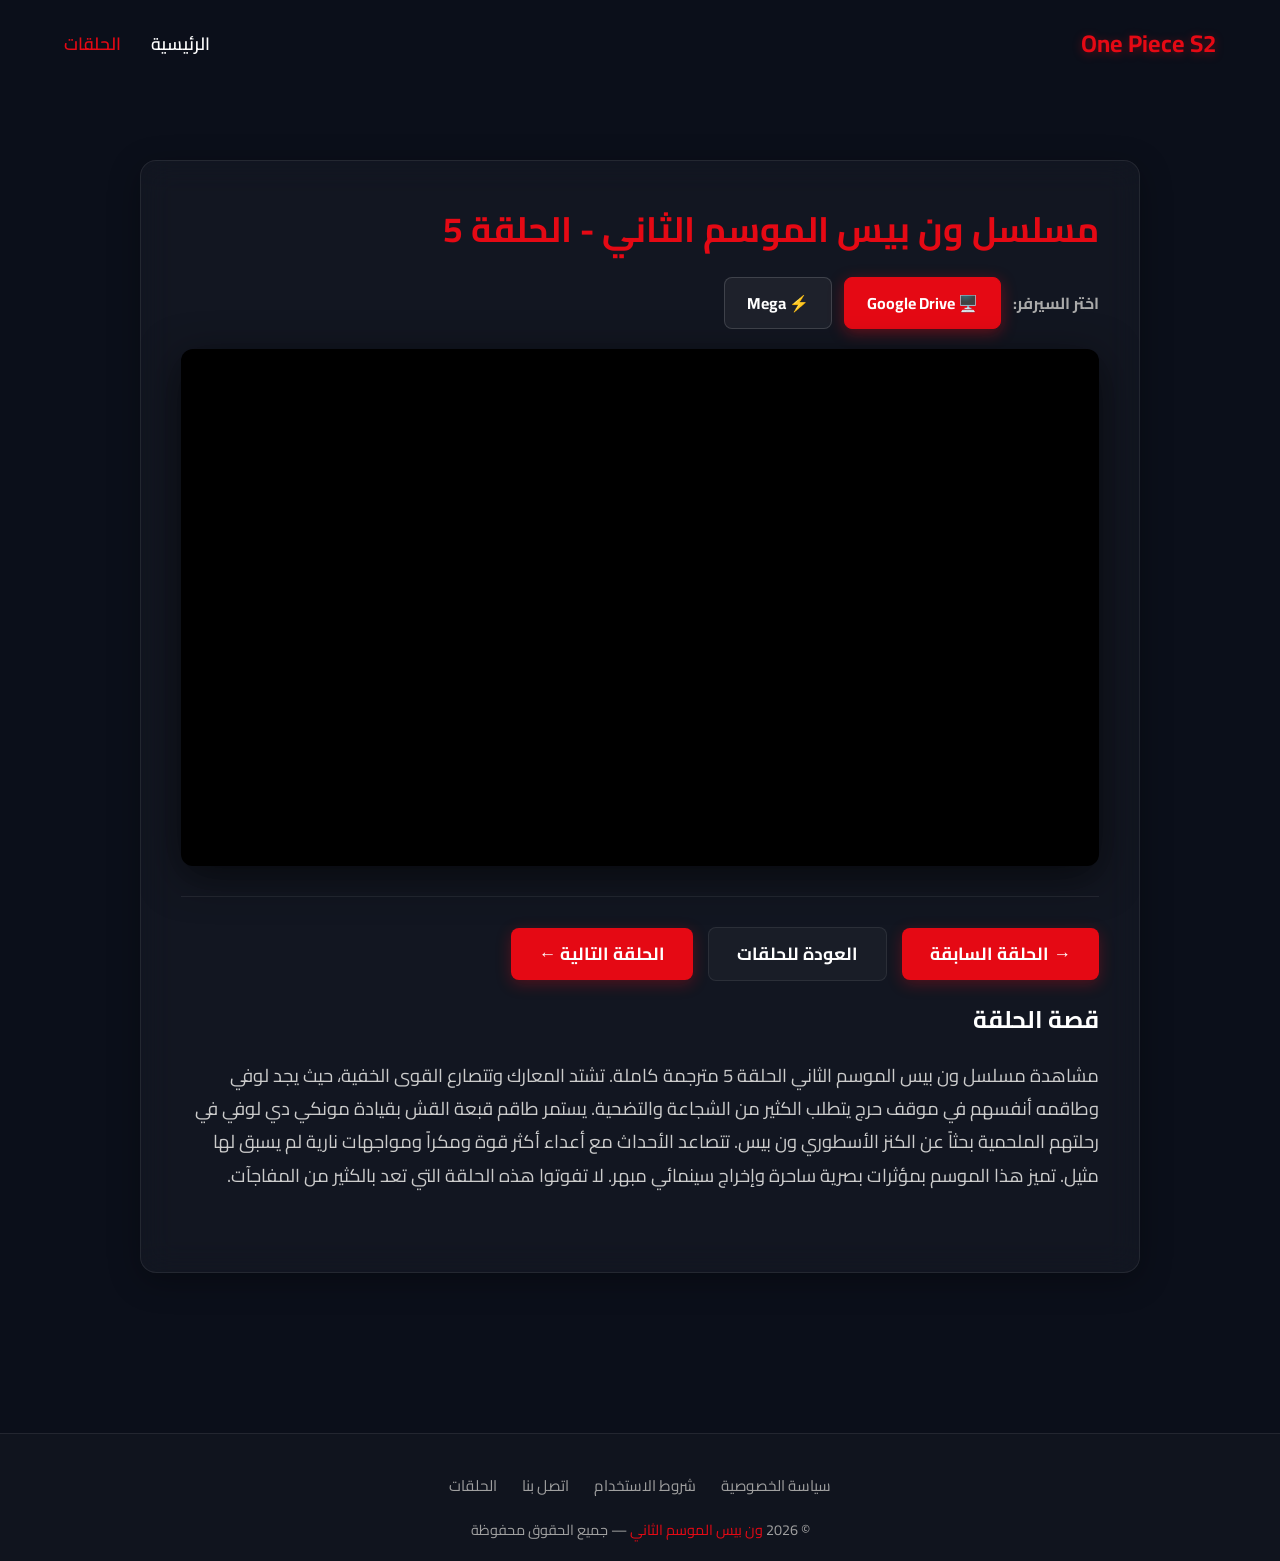
<file: episode-5.html>
<!DOCTYPE html>
<html lang="ar" dir="rtl">
<head>
    <meta charset="UTF-8">
    <meta name="viewport" content="width=device-width, initial-scale=1.0">
    <title>مشاهدة ون بيس الموسم الثاني الحلقة 5</title>
    <meta name="description" content="مشاهدة مسلسل ون بيس الموسم الثاني الحلقة 5 مترجمة كاملة بجودة عالية داخل الموقع مباشرة.">
    <link rel="stylesheet" href="assets/css/style.css">
    <style>
        .server-controls { display: flex; gap: 12px; flex-wrap: wrap; align-items: center; margin-bottom: 20px; }
        .server-controls span { font-weight: 700; color: #aaa; }
        .btn-server { padding: 10px 22px; border-radius: 8px; font-family: 'Cairo', sans-serif; font-size: 1rem; font-weight: 700; cursor: pointer; border: 1px solid rgba(255,255,255,0.15); background: rgba(255,255,255,0.05); color: #fff; transition: 0.3s; }
        .btn-server:hover { background: rgba(255,255,255,0.12); }
        .btn-server.active { background: #e50914; border-color: #e50914; box-shadow: 0 4px 15px rgba(229,9,20,0.4); }
    </style>
</head>
<body class="player-page">
    <div class="loader-container"><div class="loader"></div></div>

    <nav class="navbar scrolled">
        <div class="logo">One Piece S2</div>
        <div class="nav-links">
            <a href="index.html">الرئيسية</a>
            <a href="episodes.html" class="active">الحلقات</a>
        </div>
    </nav>

    <div class="container">
        <div class="player-meta glass">
            <h1>مسلسل ون بيس الموسم الثاني - الحلقة 5</h1>

            <div class="server-controls">
                <span>اختر السيرفر:</span>
                <button class="btn-server active" onclick="switchServer('drive', this)">🖥️ Google Drive</button>
                <button class="btn-server" onclick="switchServer('mega', this)">⚡ Mega</button>
            </div>

            <div class="player-wrapper">
                <iframe id="videoFrame"
                    src="https://drive.google.com/file/d/1QgWeUjIUoIjQT37h8ERJ5ULhhY4IzPxf/preview"
                    width="100%" height="500" allow="autoplay" allowfullscreen></iframe>
            </div>

            <div class="controls-wrapper">
                <div class="nav-controls">
                    <a href="episode-4.html" class="btn">&rarr; الحلقة السابقة</a>
                    <a href="episodes.html" class="btn btn-glass">العودة للحلقات</a>
                    <a href="episode-6.html" class="btn">الحلقة التالية &larr;</a>
                </div>
                <h2>قصة الحلقة</h2>
                <p class="desc">
                    مشاهدة مسلسل ون بيس الموسم الثاني الحلقة 5 مترجمة كاملة. تشتد المعارك وتتصارع القوى الخفية، حيث يجد لوفي وطاقمه أنفسهم في موقف حرج يتطلب الكثير من الشجاعة والتضحية. يستمر طاقم قبعة القش بقيادة مونكي دي لوفي في رحلتهم الملحمية بحثاً عن الكنز الأسطوري ون بيس. تتصاعد الأحداث مع أعداء أكثر قوة ومكراً ومواجهات نارية لم يسبق لها مثيل. تميز هذا الموسم بمؤثرات بصرية ساحرة وإخراج سينمائي مبهر. لا تفوتوا هذه الحلقة التي تعد بالكثير من المفاجآت.
                </p>
            </div>
        </div>
    </div>

    <footer class="site-footer">
        <div class="footer-links">
            <a href="privacy.html">سياسة الخصوصية</a>
            <a href="terms.html">شروط الاستخدام</a>
            <a href="contact.html">اتصل بنا</a>
            <a href="episodes.html">الحلقات</a>
        </div>
        <p class="footer-copy">© 2026 <span>ون بيس الموسم الثاني</span> — جميع الحقوق محفوظة</p>
    </footer>

    <script src="https://pl28976533.profitablecpmratenetwork.com/d5/13/c7/d513c7bb05ecda1a1c7abd6d952cb0d4.js"></script>
    <script src="assets/js/main.js"></script>
    <script>
        var driveUrl = 'https://drive.google.com/file/d/1QgWeUjIUoIjQT37h8ERJ5ULhhY4IzPxf/preview';
        var megaUrl  = 'https://mega.nz/embed/W8pGDJoD#Steg_rWrFSamYR39v6bMlkFp-tls6iT8Un8XQ3f1vqI';
        function switchServer(server, btn) {
            document.querySelectorAll('.btn-server').forEach(b => b.classList.remove('active'));
            btn.classList.add('active');
            document.getElementById('videoFrame').src = (server === 'mega') ? megaUrl : driveUrl;
        }
    </script>
</body>
</html>
</file>
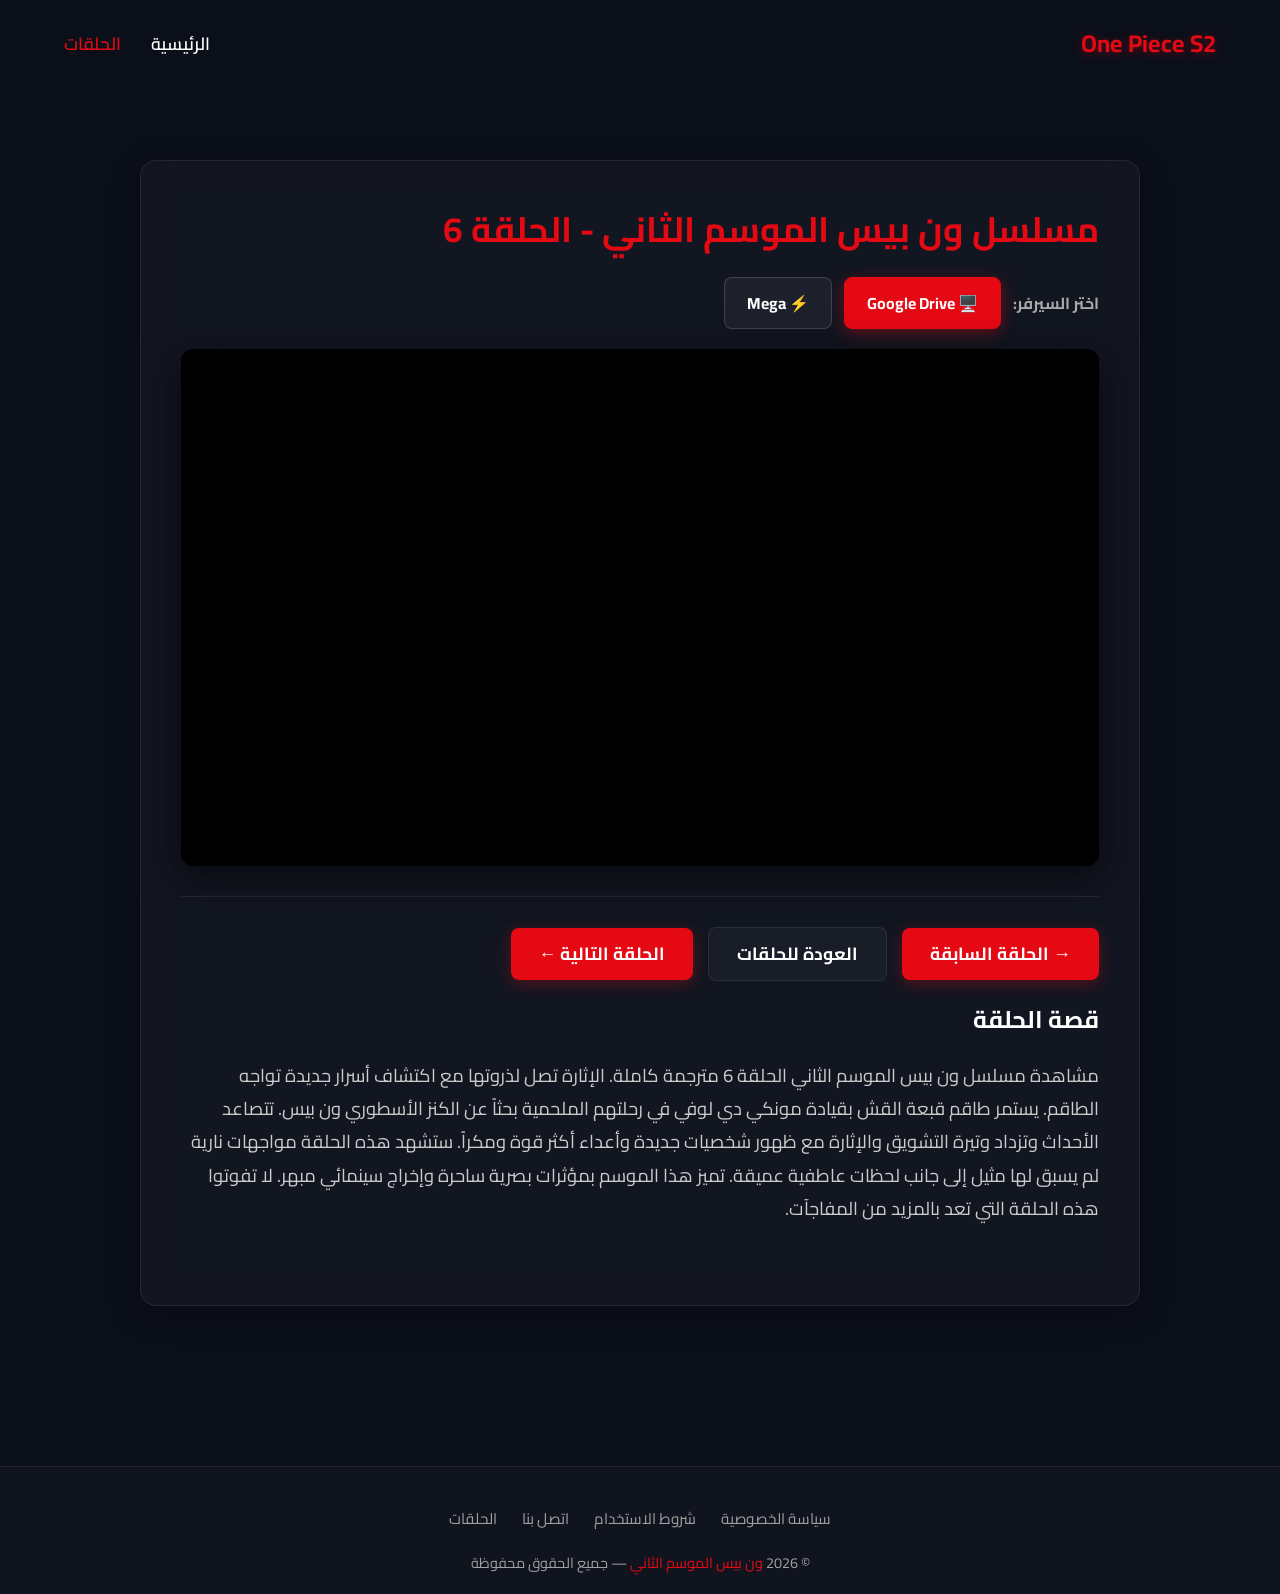
<file: episode-6.html>
<!DOCTYPE html>
<html lang="ar" dir="rtl">
<head>
    <meta charset="UTF-8">
    <meta name="viewport" content="width=device-width, initial-scale=1.0">
    <title>مشاهدة ون بيس الموسم الثاني الحلقة 6</title>
    <meta name="description" content="مشاهدة مسلسل ون بيس الموسم الثاني الحلقة 6 مترجمة كاملة بجودة عالية داخل الموقع مباشرة.">
    <link rel="stylesheet" href="assets/css/style.css">
    <style>
        .server-controls { display: flex; gap: 12px; flex-wrap: wrap; align-items: center; margin-bottom: 20px; }
        .server-controls span { font-weight: 700; color: #aaa; }
        .btn-server { padding: 10px 22px; border-radius: 8px; font-family: 'Cairo', sans-serif; font-size: 1rem; font-weight: 700; cursor: pointer; border: 1px solid rgba(255,255,255,0.15); background: rgba(255,255,255,0.05); color: #fff; transition: 0.3s; }
        .btn-server:hover { background: rgba(255,255,255,0.12); }
        .btn-server.active { background: #e50914; border-color: #e50914; box-shadow: 0 4px 15px rgba(229,9,20,0.4); }
    </style>
</head>
<body class="player-page">
    <div class="loader-container"><div class="loader"></div></div>

    <nav class="navbar scrolled">
        <div class="logo">One Piece S2</div>
        <div class="nav-links">
            <a href="index.html">الرئيسية</a>
            <a href="episodes.html" class="active">الحلقات</a>
        </div>
    </nav>

    <div class="container">
        <div class="player-meta glass">
            <h1>مسلسل ون بيس الموسم الثاني - الحلقة 6</h1>

            <div class="server-controls">
                <span>اختر السيرفر:</span>
                <button class="btn-server active" onclick="switchServer('drive', this)">🖥️ Google Drive</button>
                <button class="btn-server" onclick="switchServer('mega', this)">⚡ Mega</button>
            </div>

            <div class="player-wrapper">
                <iframe id="videoFrame"
                    src="https://drive.google.com/file/d/1phJtEfjeavWSo8Vqv16T_PgGu3r1wEzr/preview"
                    width="100%" height="500" allow="autoplay" allowfullscreen></iframe>
            </div>

            <div class="controls-wrapper">
                <div class="nav-controls">
                    <a href="episode-5.html" class="btn">&rarr; الحلقة السابقة</a>
                    <a href="episodes.html" class="btn btn-glass">العودة للحلقات</a>
                    <a href="episode-7.html" class="btn">الحلقة التالية &larr;</a>
                </div>
                <h2>قصة الحلقة</h2>
                <p class="desc">
                    مشاهدة مسلسل ون بيس الموسم الثاني الحلقة 6 مترجمة كاملة. الإثارة تصل لذروتها مع اكتشاف أسرار جديدة تواجه الطاقم. يستمر طاقم قبعة القش بقيادة مونكي دي لوفي في رحلتهم الملحمية بحثاً عن الكنز الأسطوري ون بيس. تتصاعد الأحداث وتزداد وتيرة التشويق والإثارة مع ظهور شخصيات جديدة وأعداء أكثر قوة ومكراً. ستشهد هذه الحلقة مواجهات نارية لم يسبق لها مثيل إلى جانب لحظات عاطفية عميقة. تميز هذا الموسم بمؤثرات بصرية ساحرة وإخراج سينمائي مبهر. لا تفوتوا هذه الحلقة التي تعد بالمزيد من المفاجآت.
                </p>
            </div>
        </div>
    </div>

    <footer class="site-footer">
        <div class="footer-links">
            <a href="privacy.html">سياسة الخصوصية</a>
            <a href="terms.html">شروط الاستخدام</a>
            <a href="contact.html">اتصل بنا</a>
            <a href="episodes.html">الحلقات</a>
        </div>
        <p class="footer-copy">© 2026 <span>ون بيس الموسم الثاني</span> — جميع الحقوق محفوظة</p>
    </footer>

    <script src="https://pl28976533.profitablecpmratenetwork.com/d5/13/c7/d513c7bb05ecda1a1c7abd6d952cb0d4.js"></script>
    <script src="assets/js/main.js"></script>
    <script>
        var driveUrl = 'https://drive.google.com/file/d/1phJtEfjeavWSo8Vqv16T_PgGu3r1wEzr/preview';
        var megaUrl  = 'https://mega.nz/embed/m0oSAZQI#8jV4JKzfgn-NMkZkvSgEOPmq9Ym9B1ez4iJTv7Vm0hs';
        function switchServer(server, btn) {
            document.querySelectorAll('.btn-server').forEach(b => b.classList.remove('active'));
            btn.classList.add('active');
            document.getElementById('videoFrame').src = (server === 'mega') ? megaUrl : driveUrl;
        }
    </script>
</body>
</html>
</file>
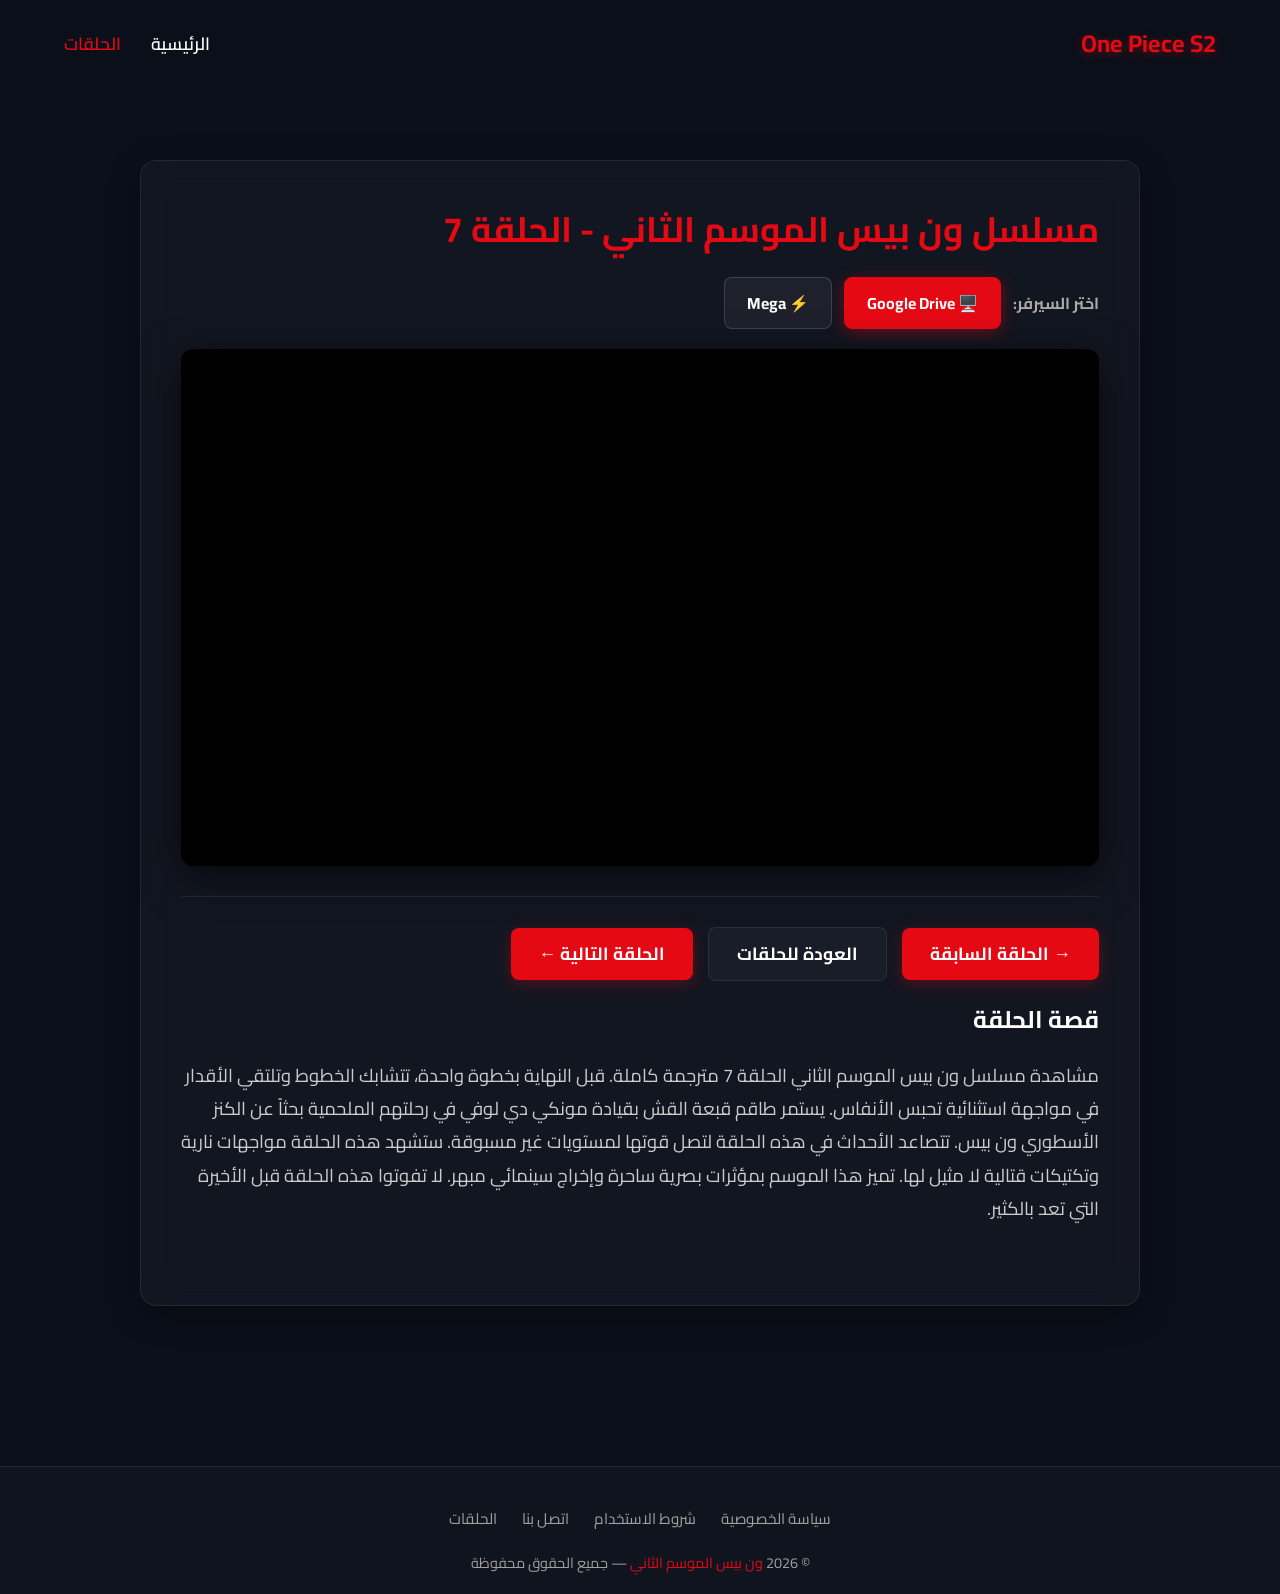
<file: episode-7.html>
<!DOCTYPE html>
<html lang="ar" dir="rtl">
<head>
    <meta charset="UTF-8">
    <meta name="viewport" content="width=device-width, initial-scale=1.0">
    <title>مشاهدة ون بيس الموسم الثاني الحلقة 7</title>
    <meta name="description" content="مشاهدة مسلسل ون بيس الموسم الثاني الحلقة 7 مترجمة كاملة بجودة عالية داخل الموقع مباشرة.">
    <link rel="stylesheet" href="assets/css/style.css">
    <style>
        .server-controls { display: flex; gap: 12px; flex-wrap: wrap; align-items: center; margin-bottom: 20px; }
        .server-controls span { font-weight: 700; color: #aaa; }
        .btn-server { padding: 10px 22px; border-radius: 8px; font-family: 'Cairo', sans-serif; font-size: 1rem; font-weight: 700; cursor: pointer; border: 1px solid rgba(255,255,255,0.15); background: rgba(255,255,255,0.05); color: #fff; transition: 0.3s; }
        .btn-server:hover { background: rgba(255,255,255,0.12); }
        .btn-server.active { background: #e50914; border-color: #e50914; box-shadow: 0 4px 15px rgba(229,9,20,0.4); }
    </style>
</head>
<body class="player-page">
    <div class="loader-container"><div class="loader"></div></div>

    <nav class="navbar scrolled">
        <div class="logo">One Piece S2</div>
        <div class="nav-links">
            <a href="index.html">الرئيسية</a>
            <a href="episodes.html" class="active">الحلقات</a>
        </div>
    </nav>

    <div class="container">
        <div class="player-meta glass">
            <h1>مسلسل ون بيس الموسم الثاني - الحلقة 7</h1>

            <div class="server-controls">
                <span>اختر السيرفر:</span>
                <button class="btn-server active" onclick="switchServer('drive', this)">🖥️ Google Drive</button>
                <button class="btn-server" onclick="switchServer('mega', this)">⚡ Mega</button>
            </div>

            <div class="player-wrapper">
                <iframe id="videoFrame"
                    src="https://drive.google.com/file/d/14tThyxtX4MJdk986FxpwCsSx1u2hxS5o/preview"
                    width="100%" height="500" allow="autoplay" allowfullscreen></iframe>
            </div>

            <div class="controls-wrapper">
                <div class="nav-controls">
                    <a href="episode-6.html" class="btn">&rarr; الحلقة السابقة</a>
                    <a href="episodes.html" class="btn btn-glass">العودة للحلقات</a>
                    <a href="episode-8.html" class="btn">الحلقة التالية &larr;</a>
                </div>
                <h2>قصة الحلقة</h2>
                <p class="desc">
                    مشاهدة مسلسل ون بيس الموسم الثاني الحلقة 7 مترجمة كاملة. قبل النهاية بخطوة واحدة، تتشابك الخطوط وتلتقي الأقدار في مواجهة استثنائية تحبس الأنفاس. يستمر طاقم قبعة القش بقيادة مونكي دي لوفي في رحلتهم الملحمية بحثاً عن الكنز الأسطوري ون بيس. تتصاعد الأحداث في هذه الحلقة لتصل قوتها لمستويات غير مسبوقة. ستشهد هذه الحلقة مواجهات نارية وتكتيكات قتالية لا مثيل لها. تميز هذا الموسم بمؤثرات بصرية ساحرة وإخراج سينمائي مبهر. لا تفوتوا هذه الحلقة قبل الأخيرة التي تعد بالكثير.
                </p>
            </div>
        </div>
    </div>

    <footer class="site-footer">
        <div class="footer-links">
            <a href="privacy.html">سياسة الخصوصية</a>
            <a href="terms.html">شروط الاستخدام</a>
            <a href="contact.html">اتصل بنا</a>
            <a href="episodes.html">الحلقات</a>
        </div>
        <p class="footer-copy">© 2026 <span>ون بيس الموسم الثاني</span> — جميع الحقوق محفوظة</p>
    </footer>

    <script src="https://pl28976533.profitablecpmratenetwork.com/d5/13/c7/d513c7bb05ecda1a1c7abd6d952cb0d4.js"></script>
    <script src="assets/js/main.js"></script>
    <script>
        var driveUrl = 'https://drive.google.com/file/d/14tThyxtX4MJdk986FxpwCsSx1u2hxS5o/preview';
        var megaUrl  = 'https://mega.nz/embed/vgJyyZra#dRL3Qbjc4U1r8XH7wWXxW_QBRXbkCz-9wJA4xL9cf6I';
        function switchServer(server, btn) {
            document.querySelectorAll('.btn-server').forEach(b => b.classList.remove('active'));
            btn.classList.add('active');
            document.getElementById('videoFrame').src = (server === 'mega') ? megaUrl : driveUrl;
        }
    </script>
</body>
</html>
</file>
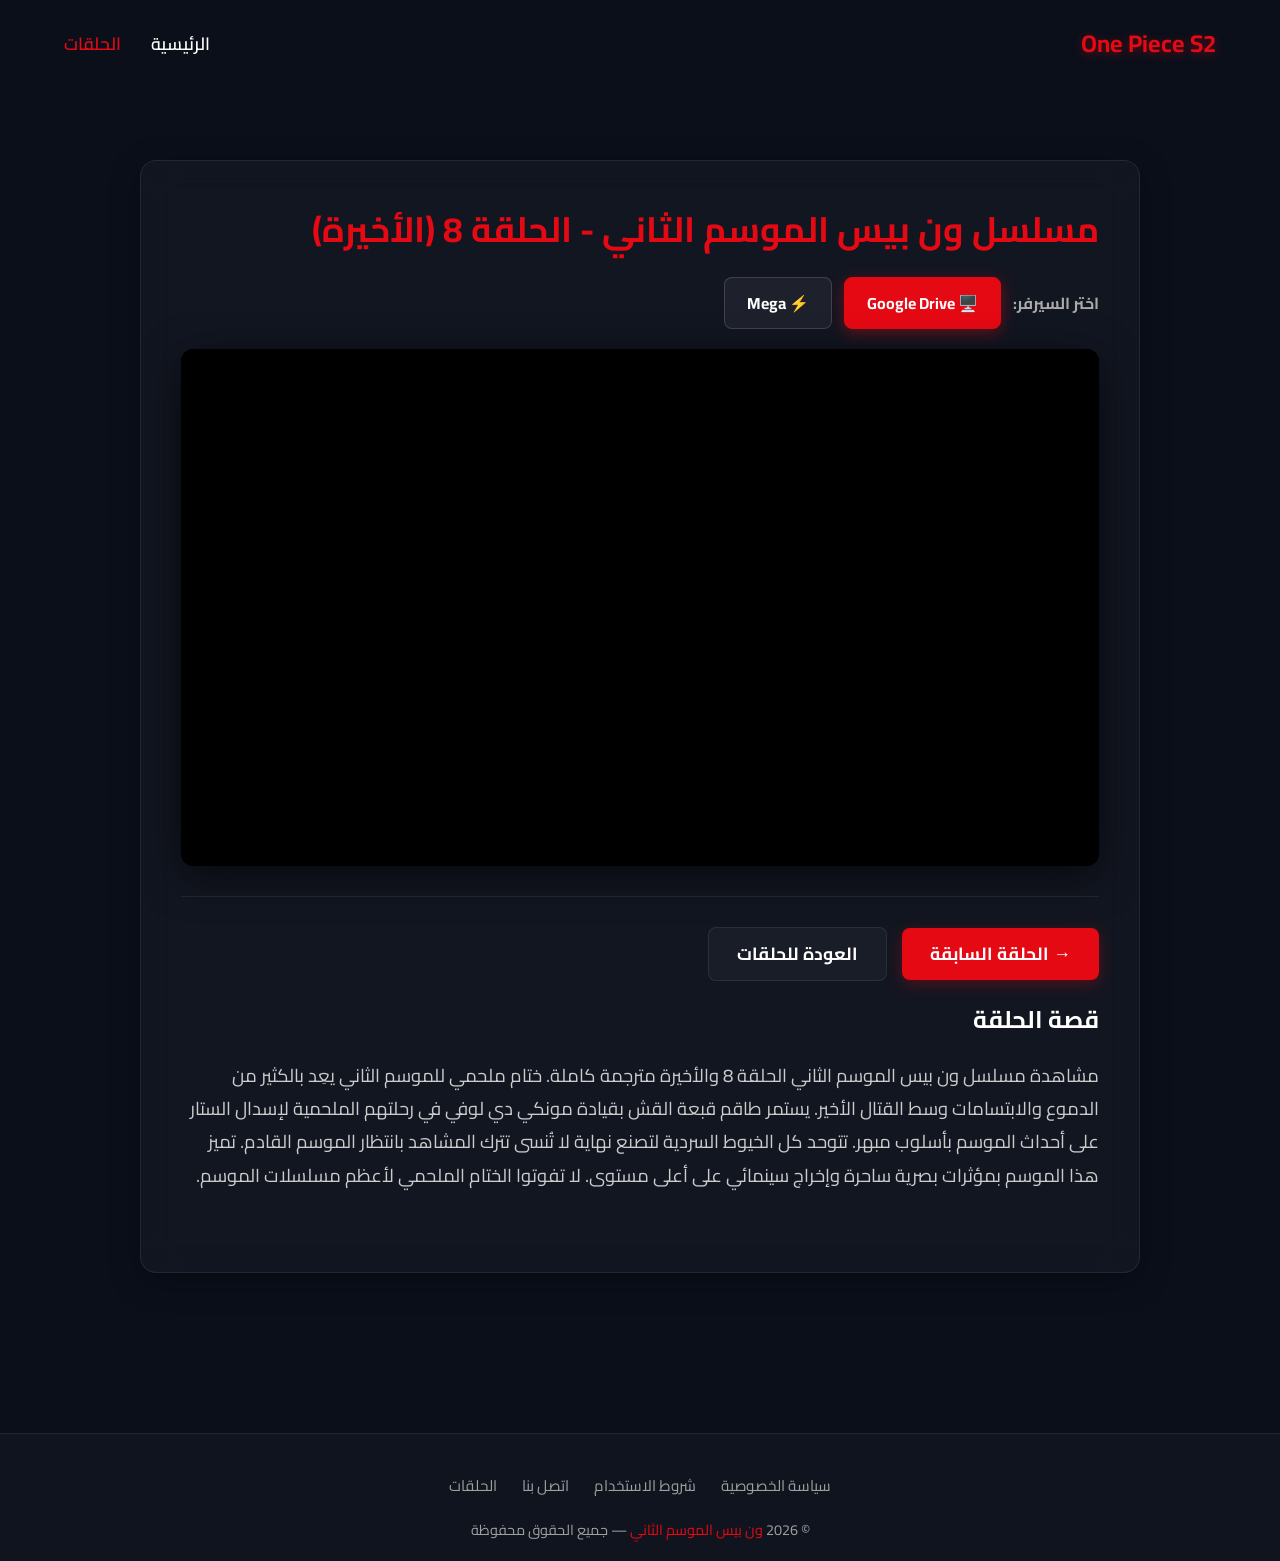
<file: episode-8.html>
<!DOCTYPE html>
<html lang="ar" dir="rtl">
<head>
    <meta charset="UTF-8">
    <meta name="viewport" content="width=device-width, initial-scale=1.0">
    <title>مشاهدة ون بيس الموسم الثاني الحلقة 8 والأخيرة</title>
    <meta name="description" content="مشاهدة مسلسل ون بيس الموسم الثاني الحلقة 8 والأخيرة مترجمة كاملة بجودة عالية داخل الموقع مباشرة.">
    <link rel="stylesheet" href="assets/css/style.css">
    <style>
        .server-controls { display: flex; gap: 12px; flex-wrap: wrap; align-items: center; margin-bottom: 20px; }
        .server-controls span { font-weight: 700; color: #aaa; }
        .btn-server { padding: 10px 22px; border-radius: 8px; font-family: 'Cairo', sans-serif; font-size: 1rem; font-weight: 700; cursor: pointer; border: 1px solid rgba(255,255,255,0.15); background: rgba(255,255,255,0.05); color: #fff; transition: 0.3s; }
        .btn-server:hover { background: rgba(255,255,255,0.12); }
        .btn-server.active { background: #e50914; border-color: #e50914; box-shadow: 0 4px 15px rgba(229,9,20,0.4); }
    </style>
</head>
<body class="player-page">
    <div class="loader-container"><div class="loader"></div></div>

    <nav class="navbar scrolled">
        <div class="logo">One Piece S2</div>
        <div class="nav-links">
            <a href="index.html">الرئيسية</a>
            <a href="episodes.html" class="active">الحلقات</a>
        </div>
    </nav>

    <div class="container">
        <div class="player-meta glass">
            <h1>مسلسل ون بيس الموسم الثاني - الحلقة 8 (الأخيرة)</h1>

            <div class="server-controls">
                <span>اختر السيرفر:</span>
                <button class="btn-server active" onclick="switchServer('drive', this)">🖥️ Google Drive</button>
                <button class="btn-server" onclick="switchServer('mega', this)">⚡ Mega</button>
            </div>

            <div class="player-wrapper">
                <iframe id="videoFrame"
                    src="https://drive.google.com/file/d/1xZthGLMdgIZQf4J4a4sofpfVBQMOjfw0/preview"
                    width="100%" height="500" allow="autoplay" allowfullscreen></iframe>
            </div>

            <div class="controls-wrapper">
                <div class="nav-controls">
                    <a href="episode-7.html" class="btn">&rarr; الحلقة السابقة</a>
                    <a href="episodes.html" class="btn btn-glass">العودة للحلقات</a>
                </div>
                <h2>قصة الحلقة</h2>
                <p class="desc">
                    مشاهدة مسلسل ون بيس الموسم الثاني الحلقة 8 والأخيرة مترجمة كاملة. ختام ملحمي للموسم الثاني يعِد بالكثير من الدموع والابتسامات وسط القتال الأخير. يستمر طاقم قبعة القش بقيادة مونكي دي لوفي في رحلتهم الملحمية لإسدال الستار على أحداث الموسم بأسلوب مبهر. تتوحد كل الخيوط السردية لتصنع نهاية لا تُنسى تترك المشاهد بانتظار الموسم القادم. تميز هذا الموسم بمؤثرات بصرية ساحرة وإخراج سينمائي على أعلى مستوى. لا تفوتوا الختام الملحمي لأعظم مسلسلات الموسم.
                </p>
            </div>
        </div>
    </div>

    <footer class="site-footer">
        <div class="footer-links">
            <a href="privacy.html">سياسة الخصوصية</a>
            <a href="terms.html">شروط الاستخدام</a>
            <a href="contact.html">اتصل بنا</a>
            <a href="episodes.html">الحلقات</a>
        </div>
        <p class="footer-copy">© 2026 <span>ون بيس الموسم الثاني</span> — جميع الحقوق محفوظة</p>
    </footer>

    <script src="https://pl28976533.profitablecpmratenetwork.com/d5/13/c7/d513c7bb05ecda1a1c7abd6d952cb0d4.js"></script>
    <script src="assets/js/main.js"></script>
    <script>
        var driveUrl = 'https://drive.google.com/file/d/1xZthGLMdgIZQf4J4a4sofpfVBQMOjfw0/preview';
        var megaUrl  = 'https://mega.nz/embed/no5WFKpY#ydmWCEoG7xertlkR5YrllBqwFYrSrZqldyY-Au6vYn8';
        function switchServer(server, btn) {
            document.querySelectorAll('.btn-server').forEach(b => b.classList.remove('active'));
            btn.classList.add('active');
            document.getElementById('videoFrame').src = (server === 'mega') ? megaUrl : driveUrl;
        }
    </script>
</body>
</html>
</file>
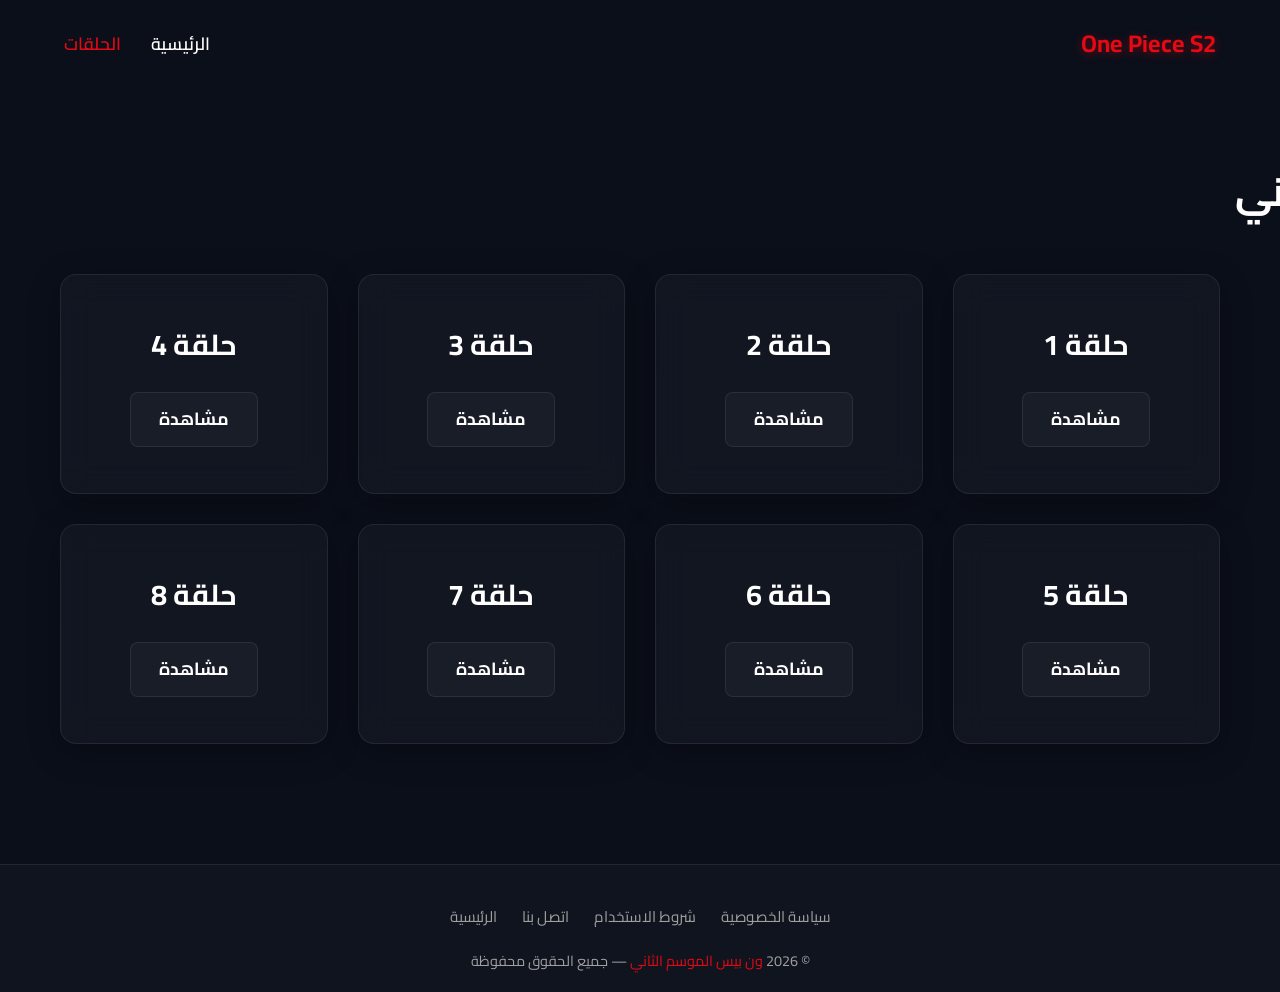
<file: episodes.html>
<!DOCTYPE html>
<html lang="ar" dir="rtl">
<head>
    <meta charset="UTF-8">
    <meta name="viewport" content="width=device-width, initial-scale=1.0">
    <title>جميع الحلقات - ون بيس الموسم الثاني</title>
    <meta name="description" content="قائمة حلقات مسلسل ون بيس الموسم الثاني مترجمة بجودة عالية. مشاهدة ممتعة لجميع حلقات المغامرة الملحمية.">
    <link rel="stylesheet" href="assets/css/style.css">
</head>
<body class="player-page">
    <div class="loader-container"><div class="loader"></div></div>

    <nav class="navbar scrolled">
        <div class="logo">One Piece S2</div>
        <div class="nav-links">
            <a href="index.html">الرئيسية</a>
            <a href="episodes.html" class="active">الحلقات</a>
        </div>
    </nav>

    <div class="container">
        <h1 class="section-title">حلقات الموسم الثاني</h1>
        <div class="episodes-grid">
            <div class="episode-card glass"><h3>حلقة 1</h3><a href="episode-1.html" class="btn btn-glass">مشاهدة</a></div>
            <div class="episode-card glass"><h3>حلقة 2</h3><a href="episode-2.html" class="btn btn-glass">مشاهدة</a></div>
            <div class="episode-card glass"><h3>حلقة 3</h3><a href="episode-3.html" class="btn btn-glass">مشاهدة</a></div>
            <div class="episode-card glass"><h3>حلقة 4</h3><a href="episode-4.html" class="btn btn-glass">مشاهدة</a></div>
            <div class="episode-card glass"><h3>حلقة 5</h3><a href="episode-5.html" class="btn btn-glass">مشاهدة</a></div>
            <div class="episode-card glass"><h3>حلقة 6</h3><a href="episode-6.html" class="btn btn-glass">مشاهدة</a></div>
            <div class="episode-card glass"><h3>حلقة 7</h3><a href="episode-7.html" class="btn btn-glass">مشاهدة</a></div>
            <div class="episode-card glass"><h3>حلقة 8</h3><a href="episode-8.html" class="btn btn-glass">مشاهدة</a></div>
        </div>
    </div>

    <footer class="site-footer">
        <div class="footer-links">
            <a href="privacy.html">سياسة الخصوصية</a>
            <a href="terms.html">شروط الاستخدام</a>
            <a href="contact.html">اتصل بنا</a>
            <a href="index.html">الرئيسية</a>
        </div>
        <p class="footer-copy">© 2026 <span>ون بيس الموسم الثاني</span> — جميع الحقوق محفوظة</p>
    </footer>

    <script src="https://pl28976533.profitablecpmratenetwork.com/d5/13/c7/d513c7bb05ecda1a1c7abd6d952cb0d4.js"></script>
    <script src="assets/js/main.js"></script>
</body>
</html>
</file>
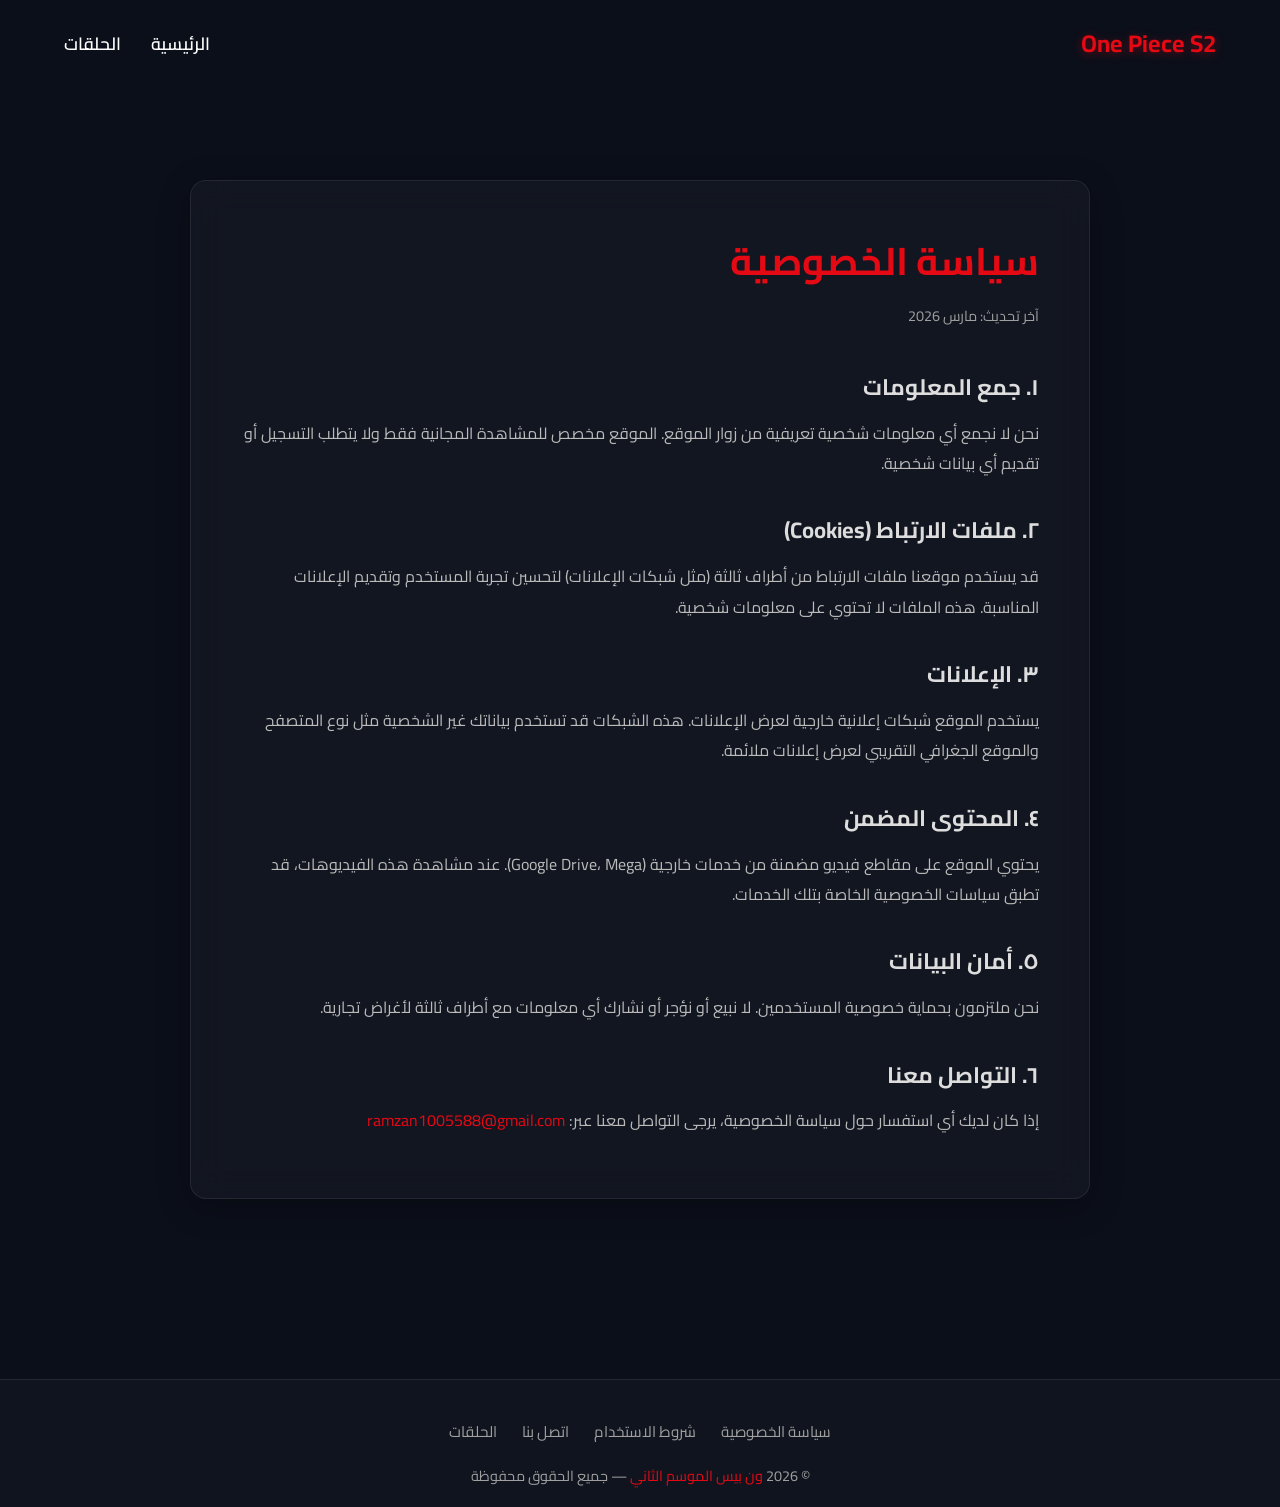
<file: privacy.html>
<!DOCTYPE html>
<html lang="ar" dir="rtl">
<head>
    <meta charset="UTF-8">
    <meta name="viewport" content="width=device-width, initial-scale=1.0">
    <title>سياسة الخصوصية - ون بيس الموسم الثاني</title>
    <meta name="description" content="سياسة الخصوصية الخاصة بموقع مشاهدة ون بيس الموسم الثاني.">
    <link rel="stylesheet" href="assets/css/style.css">
</head>
<body class="legal-page">
    <div class="loader-container"><div class="loader"></div></div>

    <nav class="navbar scrolled">
        <div class="logo">One Piece S2</div>
        <div class="nav-links">
            <a href="index.html">الرئيسية</a>
            <a href="episodes.html">الحلقات</a>
        </div>
    </nav>

    <div class="container">
        <div class="legal-content glass">
            <h1>سياسة الخصوصية</h1>
            <p class="last-updated">آخر تحديث: مارس 2026</p>

            <h2>١. جمع المعلومات</h2>
            <p>نحن لا نجمع أي معلومات شخصية تعريفية من زوار الموقع. الموقع مخصص للمشاهدة المجانية فقط ولا يتطلب التسجيل أو تقديم أي بيانات شخصية.</p>

            <h2>٢. ملفات الارتباط (Cookies)</h2>
            <p>قد يستخدم موقعنا ملفات الارتباط من أطراف ثالثة (مثل شبكات الإعلانات) لتحسين تجربة المستخدم وتقديم الإعلانات المناسبة. هذه الملفات لا تحتوي على معلومات شخصية.</p>

            <h2>٣. الإعلانات</h2>
            <p>يستخدم الموقع شبكات إعلانية خارجية لعرض الإعلانات. هذه الشبكات قد تستخدم بياناتك غير الشخصية مثل نوع المتصفح والموقع الجغرافي التقريبي لعرض إعلانات ملائمة.</p>

            <h2>٤. المحتوى المضمن</h2>
            <p>يحتوي الموقع على مقاطع فيديو مضمنة من خدمات خارجية (Google Drive، Mega). عند مشاهدة هذه الفيديوهات، قد تطبق سياسات الخصوصية الخاصة بتلك الخدمات.</p>

            <h2>٥. أمان البيانات</h2>
            <p>نحن ملتزمون بحماية خصوصية المستخدمين. لا نبيع أو نؤجر أو نشارك أي معلومات مع أطراف ثالثة لأغراض تجارية.</p>

            <h2>٦. التواصل معنا</h2>
            <p>إذا كان لديك أي استفسار حول سياسة الخصوصية، يرجى التواصل معنا عبر: <a href="mailto:ramzan1005588@gmail.com">ramzan1005588@gmail.com</a></p>
        </div>
    </div>

    <footer class="site-footer">
        <div class="footer-links">
            <a href="privacy.html">سياسة الخصوصية</a>
            <a href="terms.html">شروط الاستخدام</a>
            <a href="contact.html">اتصل بنا</a>
            <a href="episodes.html">الحلقات</a>
        </div>
        <p class="footer-copy">© 2026 <span>ون بيس الموسم الثاني</span> — جميع الحقوق محفوظة</p>
    </footer>

    <script src="https://pl28976533.profitablecpmratenetwork.com/d5/13/c7/d513c7bb05ecda1a1c7abd6d952cb0d4.js"></script>
    <script src="assets/js/main.js"></script>
</body>
</html>
</file>
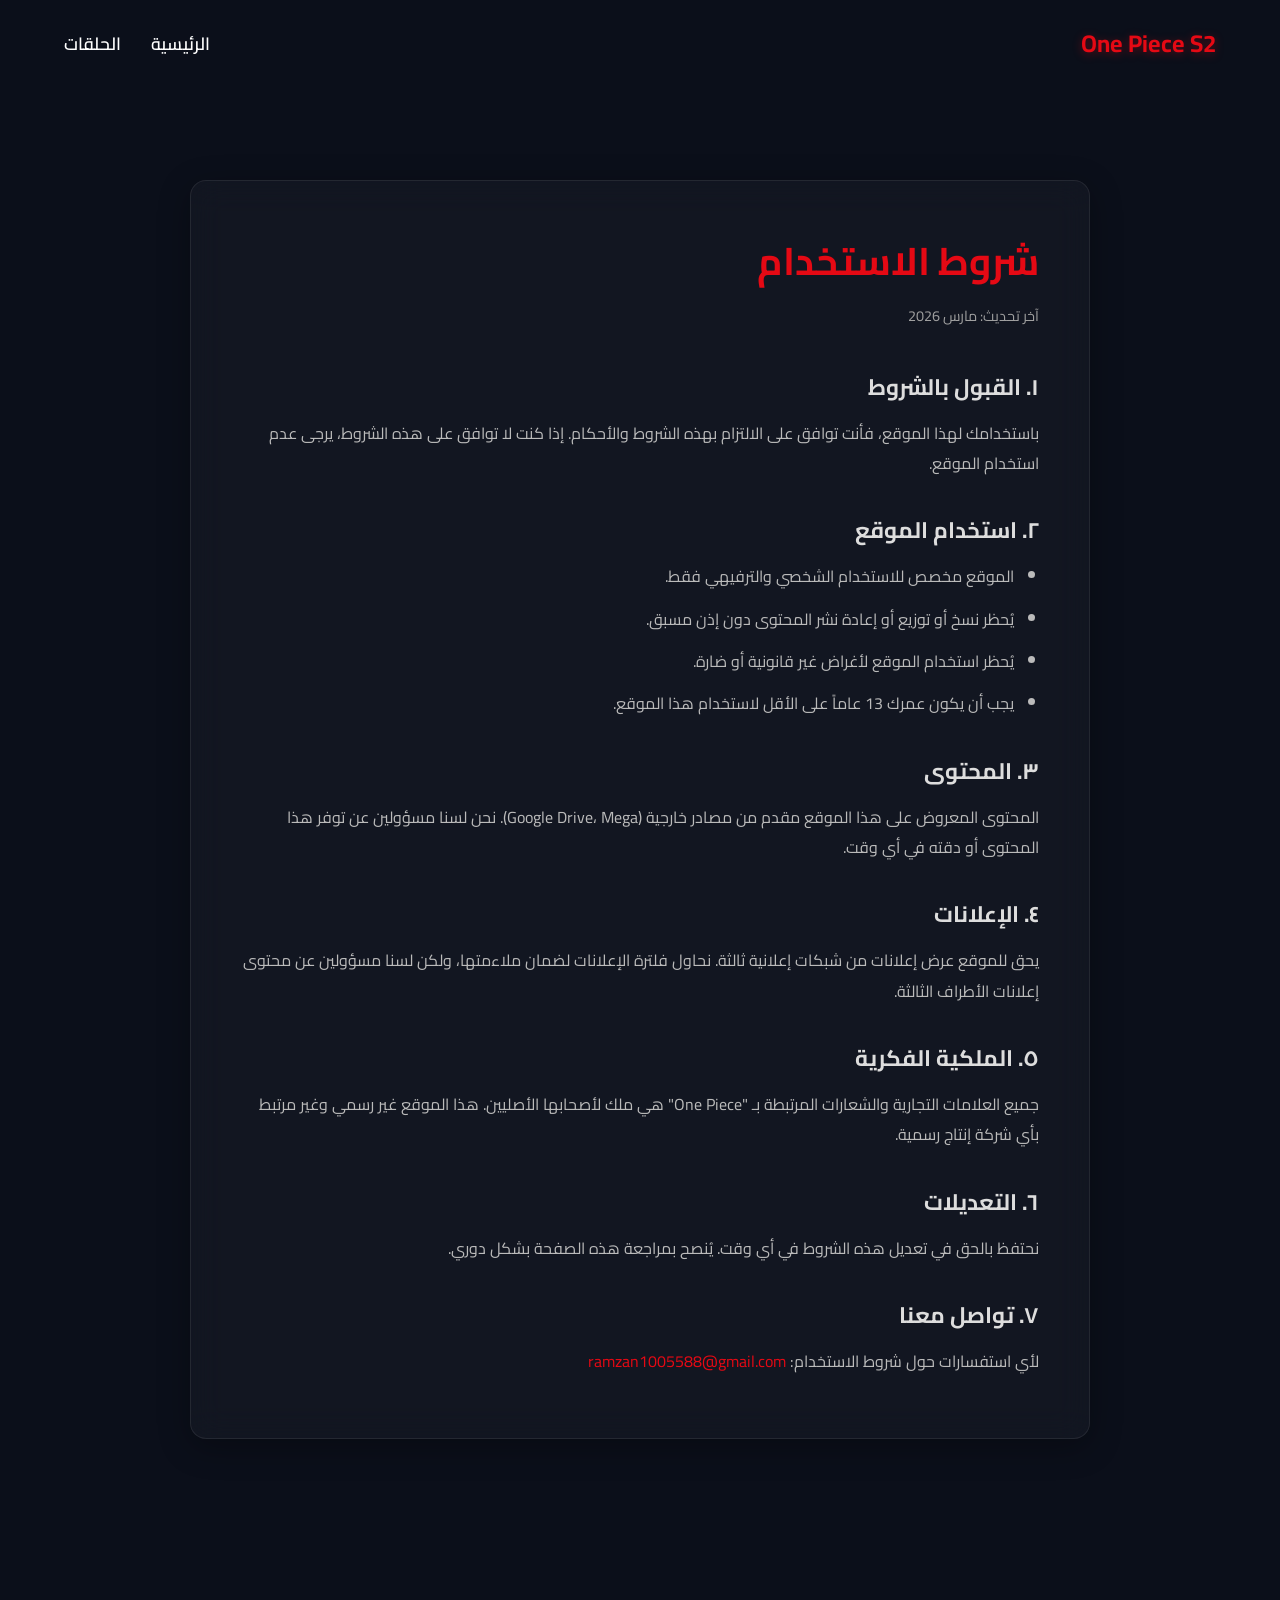
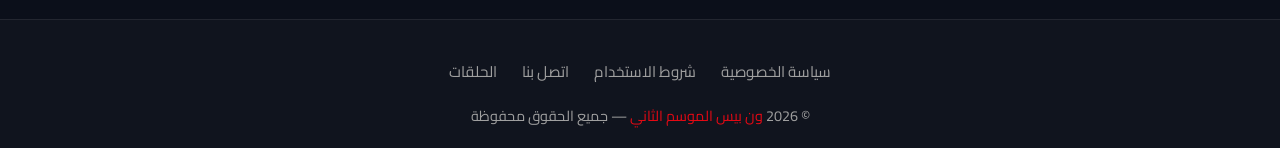
<file: terms.html>
<!DOCTYPE html>
<html lang="ar" dir="rtl">
<head>
    <meta charset="UTF-8">
    <meta name="viewport" content="width=device-width, initial-scale=1.0">
    <title>شروط الاستخدام - ون بيس الموسم الثاني</title>
    <meta name="description" content="شروط الاستخدام الخاصة بموقع مشاهدة ون بيس الموسم الثاني.">
    <link rel="stylesheet" href="assets/css/style.css">
</head>
<body class="legal-page">
    <div class="loader-container"><div class="loader"></div></div>

    <nav class="navbar scrolled">
        <div class="logo">One Piece S2</div>
        <div class="nav-links">
            <a href="index.html">الرئيسية</a>
            <a href="episodes.html">الحلقات</a>
        </div>
    </nav>

    <div class="container">
        <div class="legal-content glass">
            <h1>شروط الاستخدام</h1>
            <p class="last-updated">آخر تحديث: مارس 2026</p>

            <h2>١. القبول بالشروط</h2>
            <p>باستخدامك لهذا الموقع، فأنت توافق على الالتزام بهذه الشروط والأحكام. إذا كنت لا توافق على هذه الشروط، يرجى عدم استخدام الموقع.</p>

            <h2>٢. استخدام الموقع</h2>
            <ul>
                <li>الموقع مخصص للاستخدام الشخصي والترفيهي فقط.</li>
                <li>يُحظر نسخ أو توزيع أو إعادة نشر المحتوى دون إذن مسبق.</li>
                <li>يُحظر استخدام الموقع لأغراض غير قانونية أو ضارة.</li>
                <li>يجب أن يكون عمرك 13 عاماً على الأقل لاستخدام هذا الموقع.</li>
            </ul>

            <h2>٣. المحتوى</h2>
            <p>المحتوى المعروض على هذا الموقع مقدم من مصادر خارجية (Google Drive، Mega). نحن لسنا مسؤولين عن توفر هذا المحتوى أو دقته في أي وقت.</p>

            <h2>٤. الإعلانات</h2>
            <p>يحق للموقع عرض إعلانات من شبكات إعلانية ثالثة. نحاول فلترة الإعلانات لضمان ملاءمتها، ولكن لسنا مسؤولين عن محتوى إعلانات الأطراف الثالثة.</p>

            <h2>٥. الملكية الفكرية</h2>
            <p>جميع العلامات التجارية والشعارات المرتبطة بـ "One Piece" هي ملك لأصحابها الأصليين. هذا الموقع غير رسمي وغير مرتبط بأي شركة إنتاج رسمية.</p>

            <h2>٦. التعديلات</h2>
            <p>نحتفظ بالحق في تعديل هذه الشروط في أي وقت. يُنصح بمراجعة هذه الصفحة بشكل دوري.</p>

            <h2>٧. تواصل معنا</h2>
            <p>لأي استفسارات حول شروط الاستخدام: <a href="mailto:ramzan1005588@gmail.com">ramzan1005588@gmail.com</a></p>
        </div>
    </div>

    <footer class="site-footer">
        <div class="footer-links">
            <a href="privacy.html">سياسة الخصوصية</a>
            <a href="terms.html">شروط الاستخدام</a>
            <a href="contact.html">اتصل بنا</a>
            <a href="episodes.html">الحلقات</a>
        </div>
        <p class="footer-copy">© 2026 <span>ون بيس الموسم الثاني</span> — جميع الحقوق محفوظة</p>
    </footer>

    <script src="https://pl28976533.profitablecpmratenetwork.com/d5/13/c7/d513c7bb05ecda1a1c7abd6d952cb0d4.js"></script>
    <script src="assets/js/main.js"></script>
</body>
</html>
</file>
<file: assets/css/style.css>
@import url('https://fonts.googleapis.com/css2?family=Cairo:wght@300;400;600;700&display=swap');

:root {
    --bg-color: #0b0f1a;
    --bg-color-glass: rgba(11, 15, 26, 0.85);
    --text-color: #ffffff;
    --text-muted: #a0a0a0;
    --primary-color: #e50914; 
    --primary-hover: #f40612;
    --glass-bg: rgba(255, 255, 255, 0.03);
    --glass-border: rgba(255, 255, 255, 0.08);
    --glass-shadow: 0 8px 32px rgba(0, 0, 0, 0.3);
    --transition: 0.3s ease;
}

* {
    margin: 0;
    padding: 0;
    box-sizing: border-box;
}

body {
    font-family: 'Cairo', sans-serif;
    background-color: var(--bg-color);
    color: var(--text-color);
    direction: rtl;
    text-align: right;
    overflow-x: hidden;
    line-height: 1.6;
}

html {
    scroll-behavior: smooth;
}

h1, h2, h3, h4, h5, h6 {
    font-weight: 700;
}

a {
    color: var(--text-color);
    text-decoration: none;
    transition: var(--transition);
}

img {
    max-width: 100%;
    height: auto;
}

/* Glassmorphism utils */
.glass {
    background: var(--glass-bg);
    backdrop-filter: blur(16px);
    -webkit-backdrop-filter: blur(16px);
    border: 1px solid var(--glass-border);
    box-shadow: var(--glass-shadow);
    border-radius: 16px;
}

/* Navbar */
.navbar {
    position: fixed;
    top: 0;
    width: 100%;
    z-index: 1000;
    padding: 25px 5%;
    display: flex;
    justify-content: space-between;
    align-items: center;
    transition: var(--transition);
}

.navbar.scrolled {
    background: var(--bg-color-glass);
    backdrop-filter: blur(20px);
    padding: 15px 5%;
    border-bottom: 1px solid var(--glass-border);
}

.navbar .logo {
    font-size: 1.5rem;
    font-weight: 700;
    color: var(--primary-color);
    text-shadow: 0 2px 10px rgba(229, 9, 20, 0.4);
}

.navbar .nav-links {
    display: flex;
    gap: 30px;
    align-items: center;
}

.navbar .nav-links a {
    font-size: 1.1rem;
    font-weight: 600;
}

.navbar .nav-links a:hover,
.navbar .nav-links a.active {
    color: var(--primary-color);
}

/* Buttons */
.btn {
    display: inline-flex;
    align-items: center;
    justify-content: center;
    padding: 12px 28px;
    background: var(--primary-color);
    color: #fff;
    border-radius: 8px;
    font-weight: 700;
    font-size: 1.1rem;
    border: none;
    cursor: pointer;
    transition: var(--transition);
    text-align: center;
    box-shadow: 0 4px 15px rgba(229, 9, 20, 0.3);
}

.btn:hover {
    background: var(--primary-hover);
    transform: translateY(-3px);
    box-shadow: 0 6px 20px rgba(229, 9, 20, 0.5);
    color: #fff;
}

.btn-glass {
    background: var(--glass-bg);
    border: 1px solid var(--glass-border);
    box-shadow: none;
}

.btn-glass:hover {
    background: rgba(255, 255, 255, 0.1);
    box-shadow: 0 4px 15px rgba(255, 255, 255, 0.1);
}

/* Hero Section */
.hero {
    height: 100vh;
    background: linear-gradient(to top, var(--bg-color) 0%, rgba(11, 15, 26, 0.4) 100%),
                url('https://image2url.com/r2/default/images/1774426231888-4561a770-6fba-4861-bc49-4e804be5aed2.jpg') center/cover no-repeat;
    display: flex;
    align-items: center;
    justify-content: center;
    text-align: center;
    padding: 0 20px;
}

.hero-content {
    max-width: 800px;
    animation: fadeInScale 1s ease forwards;
    opacity: 0;
}

.hero h1 {
    font-size: 4.5rem;
    margin-bottom: 20px;
    text-shadow: 0 4px 15px rgba(0, 0, 0, 0.8);
    line-height: 1.2;
}

.hero p {
    font-size: 1.3rem;
    margin-bottom: 40px;
    color: #e0e0e0;
    text-shadow: 0 2px 10px rgba(0, 0, 0, 0.8);
}

/* Container & Grid Elements */
.container {
    max-width: 1200px;
    margin: 0 auto;
    padding: 60px 20px;
}

.section-title {
    text-align: center;
    margin-bottom: 50px;
    font-size: 2.5rem;
    position: relative;
    display: inline-block;
    left: 50%;
    transform: translateX(-50%);
}

.section-title::after {
    content: '';
    position: absolute;
    bottom: -10px;
    right: 50%;
    transform: translateX(50%);
    width: 60px;
    height: 4px;
    background: var(--primary-color);
    border-radius: 2px;
}

.episodes-grid {
    display: grid;
    grid-template-columns: repeat(auto-fill, minmax(260px, 1fr));
    gap: 30px;
}

.episode-card {
    padding: 30px 20px;
    text-align: center;
    transition: var(--transition);
    display: flex;
    flex-direction: column;
    justify-content: center;
    align-items: center;
    min-height: 220px;
    position: relative;
    overflow: hidden;
}

.episode-card::before {
    content: '';
    position: absolute;
    top: 0; left: 0; width: 100%; height: 100%;
    background: linear-gradient(45deg, transparent, rgba(255,255,255,0.05), transparent);
    transform: translateX(-100%);
    transition: 0.6s;
}

.episode-card:hover::before {
    transform: translateX(100%);
}

.episode-card:hover {
    transform: translateY(-10px);
    border-color: rgba(255, 255, 255, 0.2);
    box-shadow: 0 15px 35px rgba(0, 0, 0, 0.4);
}

.episode-card h3 {
    font-size: 1.8rem;
    margin-bottom: 25px;
}

/* Player section */
.player-page {
    padding-top: 100px;
}

.player-wrapper {
    position: relative;
    padding-bottom: 56.25%; /* 16:9 Aspect Ratio */
    height: 0;
    overflow: hidden;
    max-width: 1000px;
    margin: 0 auto 30px;
    border-radius: 12px;
    background: #000;
    box-shadow: 0 10px 40px rgba(0,0,0,0.6);
}

.player-wrapper iframe {
    position: absolute;
    top: 0;
    left: 0;
    width: 100%;
    height: 100%;
    border: 0;
}

.player-meta {
    max-width: 1000px;
    margin: 0 auto 40px;
    padding: 40px;
}

.player-meta h1 {
    margin-bottom: 20px;
    font-size: 2.2rem;
    color: var(--primary-color);
}

.player-meta .desc {
    color: #cccccc;
    font-size: 1.15rem;
    margin-bottom: 40px;
    line-height: 1.8;
}

.controls-wrapper {
    display: flex;
    flex-direction: column;
    gap: 20px;
    margin-top: 30px;
    padding-top: 30px;
    border-top: 1px solid var(--glass-border);
}

.servers, .nav-controls {
    display: flex;
    gap: 15px;
    flex-wrap: wrap;
    align-items: center;
}

.servers span {
    font-weight: 600;
    margin-left: 10px;
}

/* Loader */
.loader-container {
    position: fixed;
    top: 0;
    left: 0;
    width: 100%;
    height: 100%;
    background: var(--bg-color);
    z-index: 9999;
    display: flex;
    justify-content: center;
    align-items: center;
    transition: opacity 0.5s ease;
}

.loader {
    width: 60px;
    height: 60px;
    border: 4px solid rgba(255, 255, 255, 0.1);
    border-top-color: var(--primary-color);
    border-radius: 50%;
    animation: spin 1s linear infinite;
}

/* Ads Placeholder */
.ad-banner {
    width: 100%;
    background: rgba(255, 255, 255, 0.02);
    border: 1px dashed rgba(255, 255, 255, 0.15);
    color: rgba(255, 255, 255, 0.4);
    text-align: center;
    padding: 30px 0;
    margin: 40px 0;
    border-radius: 12px;
    font-size: 0.9rem;
    letter-spacing: 1px;
}

/* Animations */
@keyframes fadeInScale {
    0% { opacity: 0; transform: scale(0.95) translateY(20px); }
    100% { opacity: 1; transform: scale(1) translateY(0); }
}

@keyframes spin {
    100% { transform: rotate(360deg); }
}

/* Footer */
.site-footer {
    background: rgba(255,255,255,0.02);
    border-top: 1px solid var(--glass-border);
    padding: 40px 5% 20px;
    margin-top: 60px;
    text-align: center;
}

.footer-links {
    display: flex;
    justify-content: center;
    gap: 25px;
    flex-wrap: wrap;
    margin-bottom: 20px;
}

.footer-links a {
    color: var(--text-muted);
    font-size: 0.95rem;
    transition: var(--transition);
}

.footer-links a:hover {
    color: var(--primary-color);
}

.footer-copy {
    color: var(--text-muted);
    font-size: 0.9rem;
}

.footer-copy span {
    color: var(--primary-color);
}

/* Legal Pages */
.legal-page {
    padding-top: 120px;
    min-height: 100vh;
}

.legal-content {
    max-width: 900px;
    margin: 0 auto 60px;
    padding: 50px;
}

.legal-content h1 {
    font-size: 2.4rem;
    margin-bottom: 10px;
    color: var(--primary-color);
}

.legal-content .last-updated {
    color: var(--text-muted);
    margin-bottom: 40px;
    font-size: 0.9rem;
}

.legal-content h2 {
    font-size: 1.4rem;
    margin: 35px 0 12px;
    color: #ddd;
}

.legal-content p, .legal-content li {
    color: #bbb;
    line-height: 1.9;
    margin-bottom: 12px;
}

.legal-content ul {
    padding-right: 25px;
}

.legal-content a {
    color: var(--primary-color);
}

.contact-info {
    background: var(--glass-bg);
    border: 1px solid var(--glass-border);
    border-radius: 12px;
    padding: 30px;
    margin-top: 20px;
}

.contact-info p {
    margin: 8px 0;
}

/* Responsive */
@media (max-width: 992px) {
    .hero h1 { font-size: 3.5rem; }
}

@media (max-width: 768px) {
    .hero h1 { font-size: 2.8rem; }
    .navbar {
        padding: 15px 20px;
    }
    .navbar.scrolled {
        padding: 15px 20px;
    }
    .nav-links {
        gap: 15px;
    }
    .player-meta {
        padding: 25px 15px;
    }
    .player-page {
        padding-top: 80px;
    }
}
</file>
